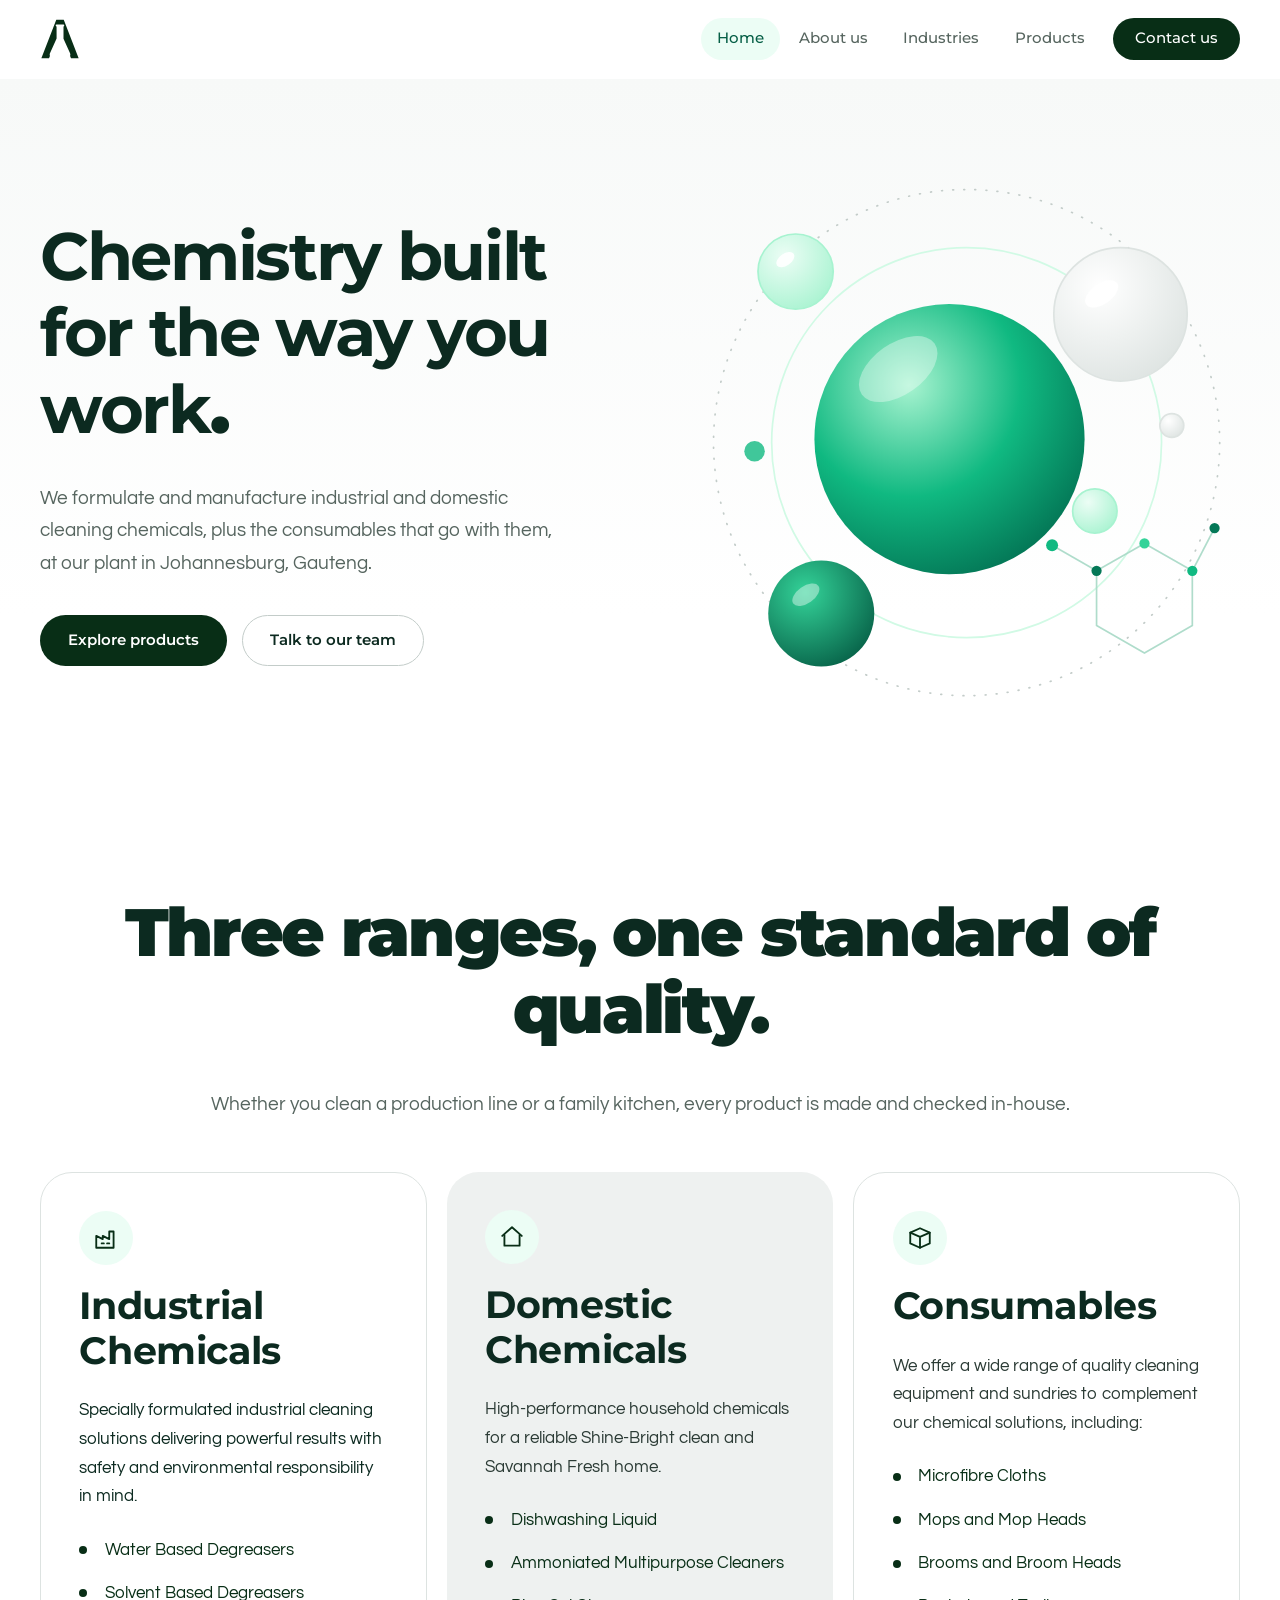
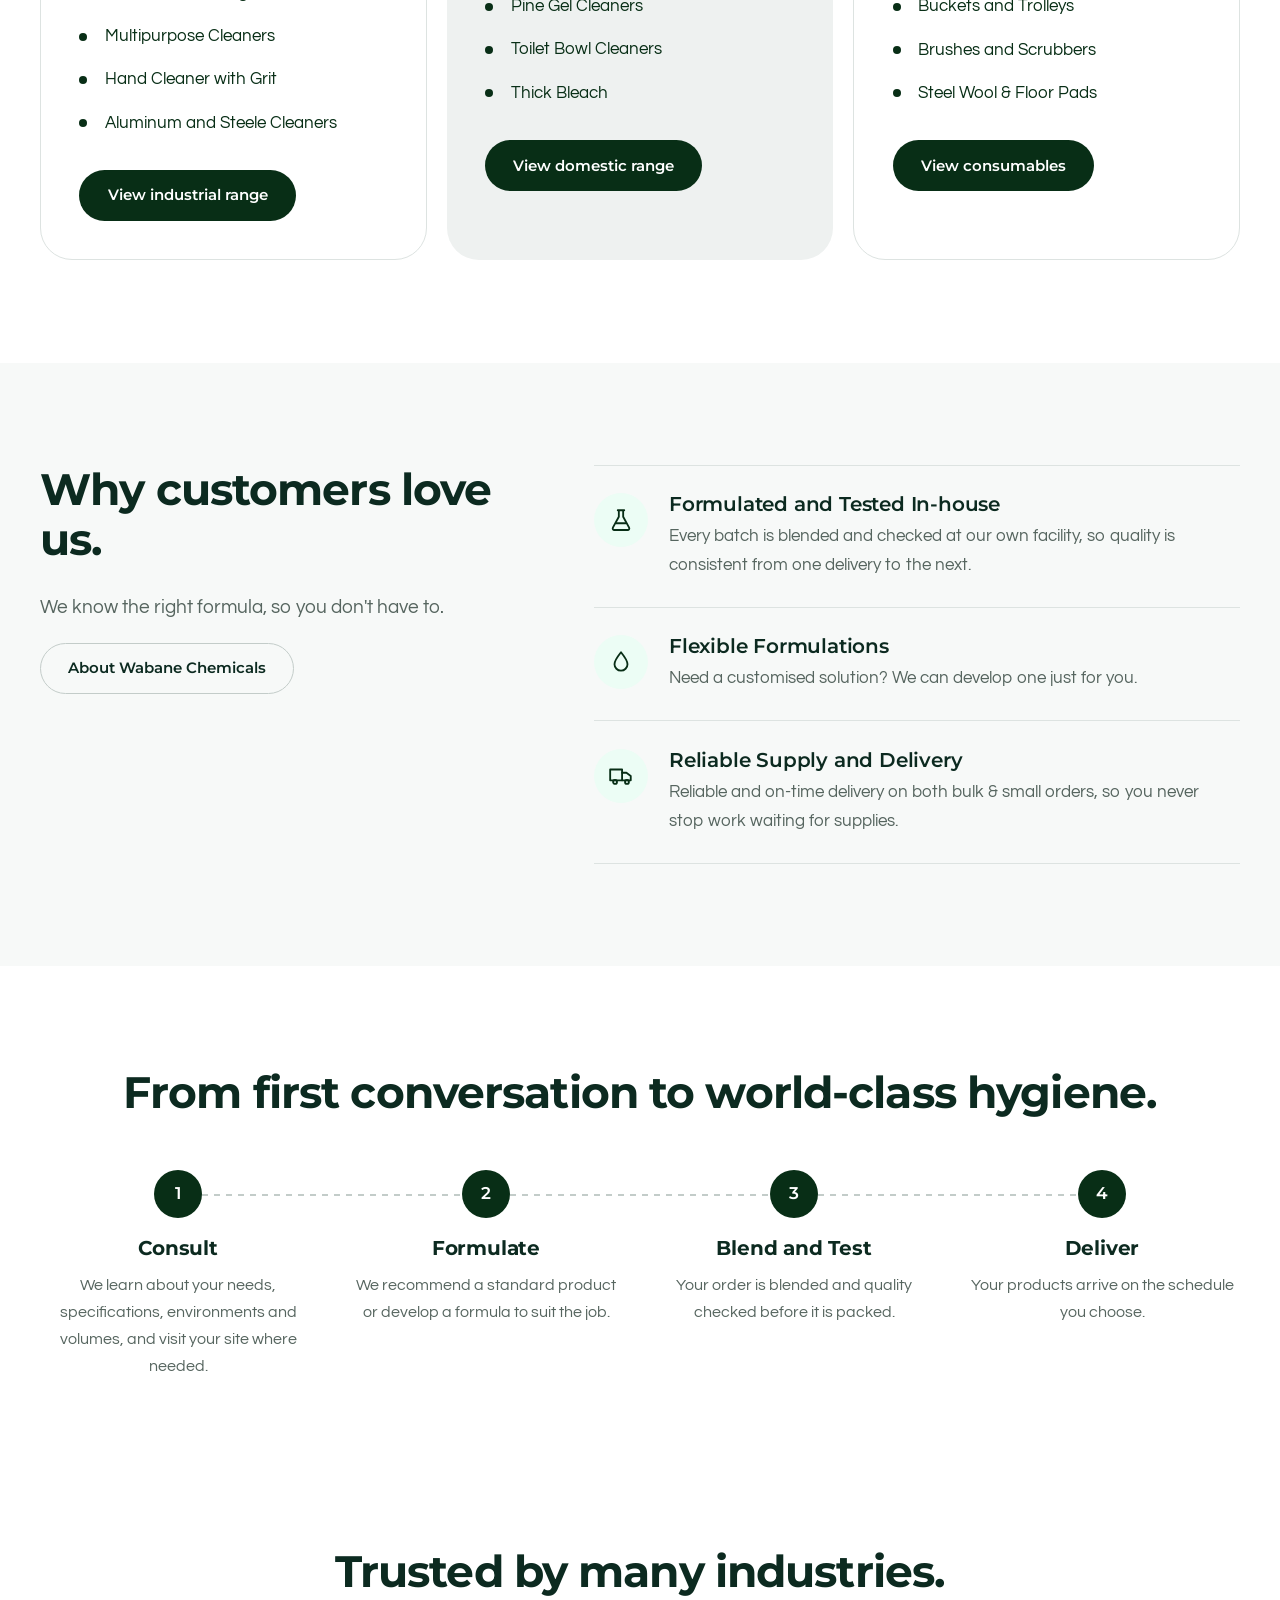
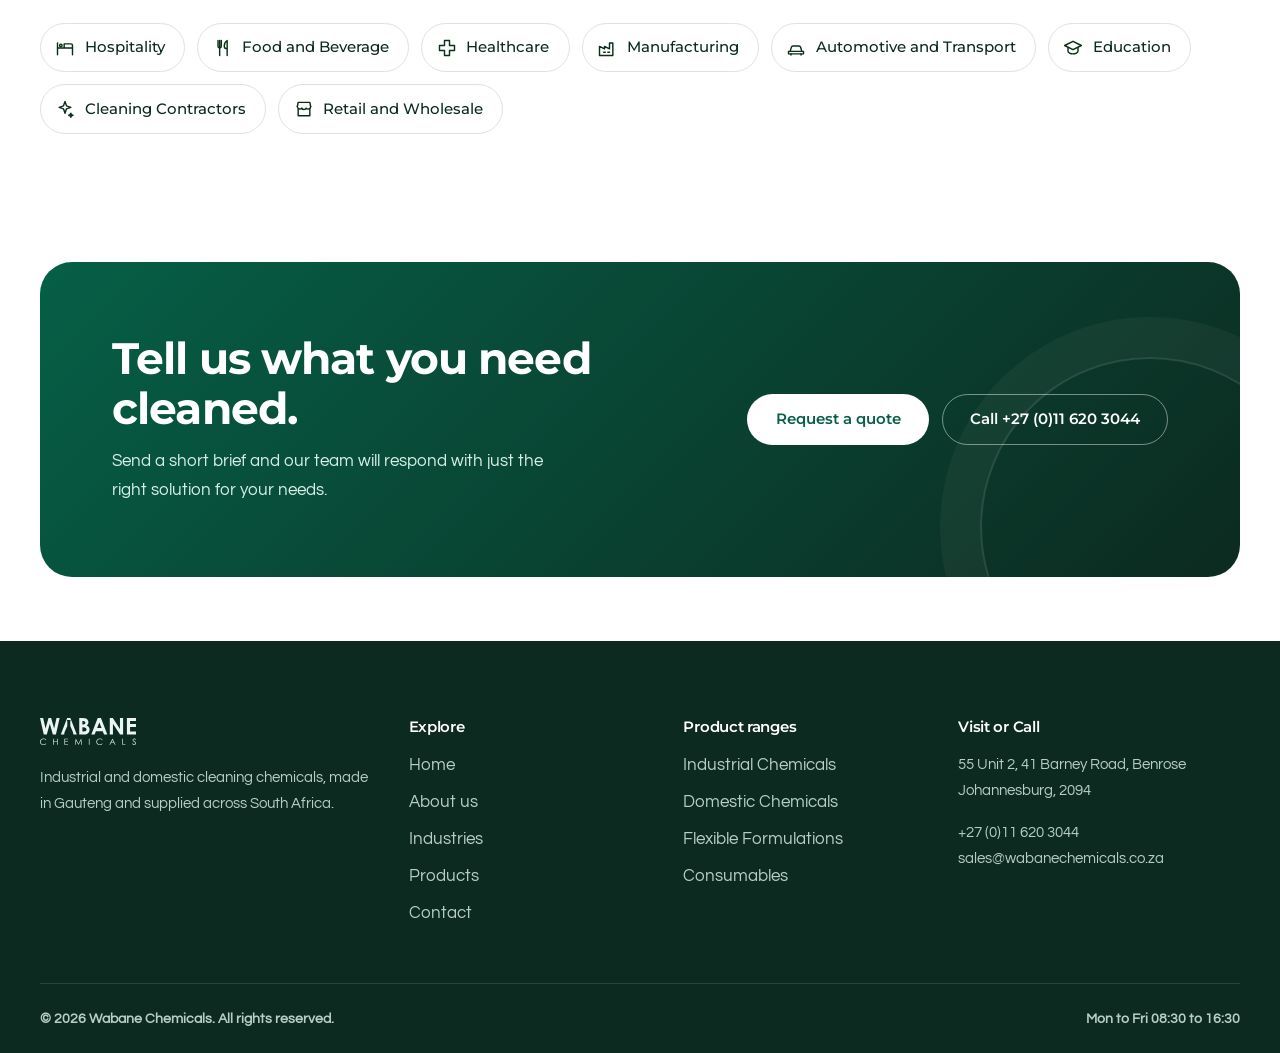
<file: index.html>
<!DOCTYPE html>
<html lang="en">
<head>
<meta charset="utf-8">
<meta name="viewport" content="width=device-width, initial-scale=1">

<meta name="description" content="Manufacturer of industrial and domestic cleaning chemicals and consumables in Etwatwa, Gauteng.">
<meta name="theme-color" content="#047857">
<link rel="icon" href="assets/img/Logo Icon.svg" type="image/svg+xml">
<link rel="preconnect" href="https://fonts.googleapis.com">
<link rel="preconnect" href="https://fonts.gstatic.com" crossorigin>
<link href="https://fonts.googleapis.com/css2?family=Montserrat:wght@400;500;600;700&family=Questrial&display=swap" rel="stylesheet">
<link rel="stylesheet" href="assets/css/style.css">
</head>
<body>
<a class="skip" href="#main">Skip to content</a>
<header class="site-header">
  <div class="wrap bar">
    <a class="brand" href="index.html" aria-label="Wabane Chemicals">
      <img src="assets/img/Logo Icon.svg" alt="Wabane Chemicals logo" class="brand-mark" width="40" height="40">

    </a>
    <button class="menu-btn" aria-expanded="false" aria-controls="site-nav" aria-label="Menu"><span></span></button>
    <nav class="nav" id="site-nav" aria-label="Main">
      <ul>
        <li><a href="index.html" aria-current="page">Home</a></li>
<li><a href="about.html">About us</a></li>
<li><a href="industries.html">Industries</a></li>
<li><a href="products.html">Products</a></li>
<li><a class="btn btn-primary" href="contact.html">Contact us</a></li>
      </ul>
    </nav>
  </div>
</header>
<main id="main">

<section class="hero">
  <div class="wrap hero-grid">
    <div>
      <h1 class="rise"><strong>Chemistry built for the way you work</strong>.</h1>
      <p class="lead rise">We formulate and manufacture industrial and domestic cleaning chemicals, plus the consumables that go with them, at our plant in Johannesburg, Gauteng.</p>
      <div class="hero-actions rise">
        <a class="btn btn-primary" href="products.html">Explore products</a>
        <a class="btn btn-ghost" href="contact.html">Talk to our team</a>
      </div>
    </div>
    <div class="rise"><svg class="hero-art" viewBox="0 0 640 640" aria-hidden="true">
  <defs>
    <radialGradient id="b1" cx="35%" cy="30%" r="75%"><stop offset="0" stop-color="#a7f3d0"/><stop offset=".55" stop-color="#10b981"/><stop offset="1" stop-color="#047857"/></radialGradient>
    <radialGradient id="b2" cx="35%" cy="30%" r="80%"><stop offset="0" stop-color="#ffffff"/><stop offset="1" stop-color="#dde3e1"/></radialGradient>
    <radialGradient id="b3" cx="35%" cy="30%" r="80%"><stop offset="0" stop-color="#ecfdf5"/><stop offset="1" stop-color="#a7f3d0"/></radialGradient>
    <radialGradient id="b4" cx="35%" cy="30%" r="80%"><stop offset="0" stop-color="#34d399"/><stop offset="1" stop-color="#065f46"/></radialGradient>
  </defs>
  <circle cx="320" cy="320" r="296" fill="none" stroke="#c3ccc9" stroke-width="2" stroke-dasharray="1 12" stroke-linecap="round"/>
  <circle cx="320" cy="320" r="228" fill="none" stroke="#d1fae5" stroke-width="2"/>
  <g stroke="#a7d9c6" stroke-width="2" fill="none" opacity=".9">
    <polygon points="472,470 528,438 584,470 584,534 528,566 472,534"/>
    <line x1="472" y1="470" x2="420" y2="440"/>
    <line x1="584" y1="470" x2="610" y2="420"/>
  </g>
  <g class="float"><circle cx="300" cy="316" r="158" fill="url(#b1)"/><ellipse cx="240" cy="234" rx="52" ry="30" transform="rotate(-35 240 234)" fill="#fff" opacity=".35"/></g>
  <g class="float b"><circle cx="500" cy="170" r="78" fill="url(#b2)" stroke="#dde3e1" stroke-width="2"/><ellipse cx="478" cy="146" rx="22" ry="12" transform="rotate(-35 478 146)" fill="#fff"/></g>
  <g class="float c"><circle cx="120" cy="120" r="44" fill="url(#b3)" stroke="#a7f3d0" stroke-width="2"/><ellipse cx="108" cy="106" rx="12" ry="7" transform="rotate(-35 108 106)" fill="#fff" opacity=".9"/></g>
  <g class="float d"><circle cx="150" cy="520" r="62" fill="url(#b4)"/><ellipse cx="132" cy="498" rx="18" ry="10" transform="rotate(-35 132 498)" fill="#fff" opacity=".4"/></g>
  <g class="float c"><circle cx="470" cy="400" r="26" fill="url(#b3)" stroke="#a7f3d0" stroke-width="2"/></g>
  <g class="float b"><circle cx="560" cy="300" r="14" fill="url(#b2)" stroke="#dde3e1" stroke-width="2"/></g>
  <g class="float"><circle cx="72" cy="330" r="12" fill="#10b981" opacity=".8"/></g>
  <circle cx="420" cy="440" r="7" fill="#10b981"/><circle cx="472" cy="470" r="6" fill="#047857"/><circle cx="528" cy="438" r="6" fill="#34d399"/><circle cx="584" cy="470" r="6" fill="#10b981"/><circle cx="610" cy="420" r="6" fill="#047857"/>
</svg></div>
  </div>
</section>

<section class="section">
  <div class="wrap">
    <div class="section-head">
      <h1 class="ranges-title">Three ranges, one standard of quality.</h1>
      <p class="lead ranges-description">Whether you clean a production line or a family kitchen, every product is made and checked in-house.</p>
    </div>
    <div class="ranges">
      <article class="range range-ind">
        <span class="ico-wrap"><svg class="ico" viewBox="0 0 24 24" aria-hidden="true"><path d="M3 21V10l6 3V10l6 3V6h4v15z"/><path d="M8 17h2M13 17h2"/></svg></span>
        <h3><strong>Industrial Chemicals</strong></h3>
        <p class="range-copy">Specially formulated industrial cleaning solutions delivering powerful results with safety and environmental responsibility in mind.</p>
        <ul>
          <li class="range-copy">Water Based Degreasers</li>
          <li class="range-copy">Solvent Based Degreasers</li>
          <li class="range-copy">Multipurpose Cleaners</li>
          <li class="range-copy">Hand Cleaner with Grit</li>
          <li class="range-copy">Aluminum and Steele Cleaners</li>
        </ul>
        <a class="btn btn-primary" href="products.html#industrial">View industrial range</a>
      </article>
      <article class="range range-dom">
        <span class="ico-wrap"><svg class="ico" viewBox="0 0 24 24" aria-hidden="true"><path d="M3 11l9-8 9 8"/><path d="M5 10v10h14V10"/></svg></span>
        <h3><strong>Domestic Chemicals</strong></h3>
        <p class="range-copy">High-performance household chemicals for a reliable Shine-Bright clean and Savannah Fresh home.</p>
        <ul>
          <li class="range-copy">Dishwashing Liquid</li>
          <li class="range-copy">Ammoniated Multipurpose Cleaners</li>
          <li class="range-copy">Pine Gel Cleaners</li>
          <li class="range-copy">Toilet Bowl Cleaners</li>
          <li class="range-copy">Thick Bleach</li>
        </ul>
        <a class="btn btn-primary" href="products.html#domestic">View domestic range</a>
      </article>
      <article class="range range-con">
        <span class="ico-wrap"><svg class="ico" viewBox="0 0 24 24" aria-hidden="true"><path d="M3 7l9-4 9 4v10l-9 4-9-4z"/><path d="M3 7l9 4 9-4M12 11v10"/></svg></span>
        <h3><strong>Consumables</strong></h3>
        <p class="range-copy">We offer a wide range of quality cleaning equipment and sundries to complement our chemical solutions, including:</p>
        <ul>
          <li class="range-copy">Microfibre Cloths</li>
          <li class="range-copy">Mops and Mop Heads</li>
          <li class="range-copy">Brooms and Broom Heads</li>
          <li class="range-copy">Buckets and Trolleys</li>
          <li class="range-copy">Brushes and Scrubbers</li>
          <li class="range-copy">Steel Wool & Floor Pads</li>
        </ul>
        <a class="btn btn-primary" href="products.html#consumables">View consumables</a>
      </article>
    </div>
  </div>
</section>

<section class="section bg-grey">
  <div class="wrap split">
    <div class="split-sticky">
      <h2><strong>Why customers love us.</strong></h2>
      <p class="lead">We know the right formula, so you don't have to.</p>
      <a class="btn btn-ghost" href="about.html">About Wabane Chemicals</a>
    </div>
    <ul class="rows">
      <li><span class="ico-wrap"><svg class="ico" viewBox="0 0 24 24" aria-hidden="true"><path d="M9 3h6M10 3v6L4.5 19a1.5 1.5 0 0 0 1.3 2.2h12.4a1.5 1.5 0 0 0 1.3-2.2L14 9V3"/><path d="M7.5 15h9"/></svg></span><div><h3>Formulated and Tested In-house</h3><p>Every batch is blended and checked at our own facility, so quality is consistent from one delivery to the next.</p></div></li>
      <li><span class="ico-wrap"><svg class="ico" viewBox="0 0 24 24" aria-hidden="true"><path d="M12 3c4 5 6 8 6 11a6 6 0 0 1-12 0c0-3 2-6 6-11z"/></svg></span><div><h3>Flexible Formulations</h3><p>Need a customised solution? We can develop one just for you.</p></div></li>
      <li><span class="ico-wrap"><svg class="ico" viewBox="0 0 24 24" aria-hidden="true"><path d="M2 6h11v10H2z"/><path d="M13 9h4l4 3v4h-8"/><circle cx="6.5" cy="17.5" r="1.8"/><circle cx="17.5" cy="17.5" r="1.8"/></svg></span><div><h3>Reliable Supply and Delivery</h3><p>Reliable and on-time delivery on both bulk & small orders, so you never stop work waiting for supplies.</p></div></li>
    </ul>
  </div>
</section>

<section class="section">
  <div class="wrap">
    <div class="section-head">
      <h2><strong>From first conversation to world-class hygiene.</strong></h2>
    </div>
    <ol class="steps">
      <li><h3><strong>Consult</strong></h3><p>We learn about your needs, specifications, environments and volumes, and visit your site where needed.</p></li>
      <li><h3><strong>Formulate</strong></h3><p>We recommend a standard product or develop a formula to suit the job.</p></li>
      <li><h3><strong>Blend and Test</strong></h3><p>Your order is blended and quality checked before it is packed.</p></li>
      <li><h3><strong>Deliver</strong></h3><p>Your products arrive on the schedule you choose.</p></li>
    </ol>
  </div>
</section>

<section class="section-tight">
  <div class="wrap">
    <div class="section-head" style="margin-bottom:1.6rem">
      <h2><strong>Trusted by many industries.</strong></h2>
    </div>
    <div class="pills">
      <a class="pill" href="industries.html"><svg class="ico" viewBox="0 0 24 24" aria-hidden="true"><path d="M3 20V6M3 12h18v8M21 12V9a2 2 0 0 0-2-2h-8v5"/><circle cx="7" cy="9" r="1.5"/></svg>Hospitality</a>
      <a class="pill" href="industries.html"><svg class="ico" viewBox="0 0 24 24" aria-hidden="true"><path d="M6 3v7a2 2 0 0 0 4 0V3M8 3v18M17 21V3c-2.5 1.5-3.5 4-3.5 7 0 2 1 3 3.5 3"/></svg>Food and Beverage</a>
      <a class="pill" href="industries.html"><svg class="ico" viewBox="0 0 24 24" aria-hidden="true"><path d="M9 3h6v6h6v6h-6v6H9v-6H3V9h6z"/></svg>Healthcare</a>
      <a class="pill" href="industries.html"><svg class="ico" viewBox="0 0 24 24" aria-hidden="true"><path d="M3 21V10l6 3V10l6 3V6h4v15z"/><path d="M8 17h2M13 17h2"/></svg>Manufacturing</a>
      <a class="pill" href="industries.html"><svg class="ico" viewBox="0 0 24 24" aria-hidden="true"><path d="M5 16l1.5-5a2 2 0 0 1 1.9-1.4h7.2a2 2 0 0 1 1.9 1.4L19 16"/><path d="M3 16h18v3H3z"/><path d="M6 19v1.5M18 19v1.5"/></svg>Automotive and Transport</a>
      <a class="pill" href="industries.html"><svg class="ico" viewBox="0 0 24 24" aria-hidden="true"><path d="M2 9l10-5 10 5-10 5z"/><path d="M6 11.5V16c0 1.5 3 3 6 3s6-1.5 6-3v-4.5"/></svg>Education</a>
      <a class="pill" href="industries.html"><svg class="ico" viewBox="0 0 24 24" aria-hidden="true"><path d="M12 3l1.8 5.2L19 10l-5.2 1.8L12 17l-1.8-5.2L5 10l5.2-1.8z"/><path d="M19 17l.7 1.8L21.5 19.5l-1.8.7L19 22l-.7-1.8-1.8-.7 1.8-.7z"/></svg>Cleaning Contractors</a>
      <a class="pill" href="industries.html"><svg class="ico" viewBox="0 0 24 24" aria-hidden="true"><path d="M4 9l1-5h14l1 5"/><path d="M4 9a3 3 0 0 0 5.3 1.9A3 3 0 0 0 14.7 11 3 3 0 0 0 20 9"/><path d="M5 12v8h14v-8"/></svg>Retail and Wholesale</a>
    </div>
  </div>
</section>

<section class="section-tight">
  <div class="wrap">
    <div class="cta">
      <div>
        <h2><strong>Tell us what you need cleaned.</strong></h2>
        <p>Send a short brief and our team will respond with just the right solution for your needs.</p>
      </div>
      <div class="cta-actions">
        <a class="btn btn-light" href="contact.html">Request a quote</a>
        <a class="btn btn-outline-light" href="tel:+27116203044">Call +27 (0)11 620 3044</a>
      </div>
    </div>
  </div>
</section>

</main>
<footer class="site-footer">
  <div class="wrap footer-grid">
    <div>
      <a class="brand" href="index.html" aria-label="Wabane Chemicals home">
        <img src="assets/img/Logo Proposal.svg" alt="Wabane Chemicals logo" class="brand-mark" width="96" height="96">
      </a>
      <p style="margin-top:1.2rem; font-weight:400">Industrial and domestic cleaning chemicals, made in Gauteng and supplied across South Africa.</p>
    </div>
    <div>
      <h4>Explore</h4>
      <ul>
        <li class="range-copy"><a href="index.html">Home</a></li>
        <li class="range-copy"><a href="about.html">About us</a></li>
        <li class="range-copy"><a href="industries.html">Industries</a></li>
        <li class="range-copy"><a href="products.html">Products</a></li>
        <li class="range-copy"><a href="contact.html">Contact</a></li>
      </ul>
    </div>
    <div>
      <h4>Product ranges</h4>
      <ul>
        <li class="range-copy"><a href="products.html#industrial">Industrial Chemicals</a></li>
        <li class="range-copy"><a href="products.html#domestic">Domestic Chemicals</a></li>
        <li class="range-copy"><a href="contact.html?type=Flexible+Formulations">Flexible Formulations</a></li>
        <li class="range-copy"><a href="products.html#consumables">Consumables</a></li>
      </ul>
    </div>
    <div>
      <h4>Visit or Call</h4>
      <p class="lead" style="font-weight:400; color:#b8cec5">55 Unit 2, 41 Barney Road, Benrose<br>Johannesburg, 2094</p>
      <p class="lead" style="font-weight:400; color:#b8cec5"><a href="tel:+27116203044">+27 (0)11 620 3044</a><br><a href="mailto:sales@wabanechemicals.co.za">sales@wabanechemicals.co.za</a></p>
    </div>
  </div>
  <div class="wrap footer-bottom">
    <span>&copy; <span id="year">2026</span> Wabane Chemicals. All rights reserved.</span>
    <span>Mon to Fri 08:30 to 16:30</span>
  </div>
</footer>
<script src="assets/js/main.js" defer></script>
</body>
</html>
</file>
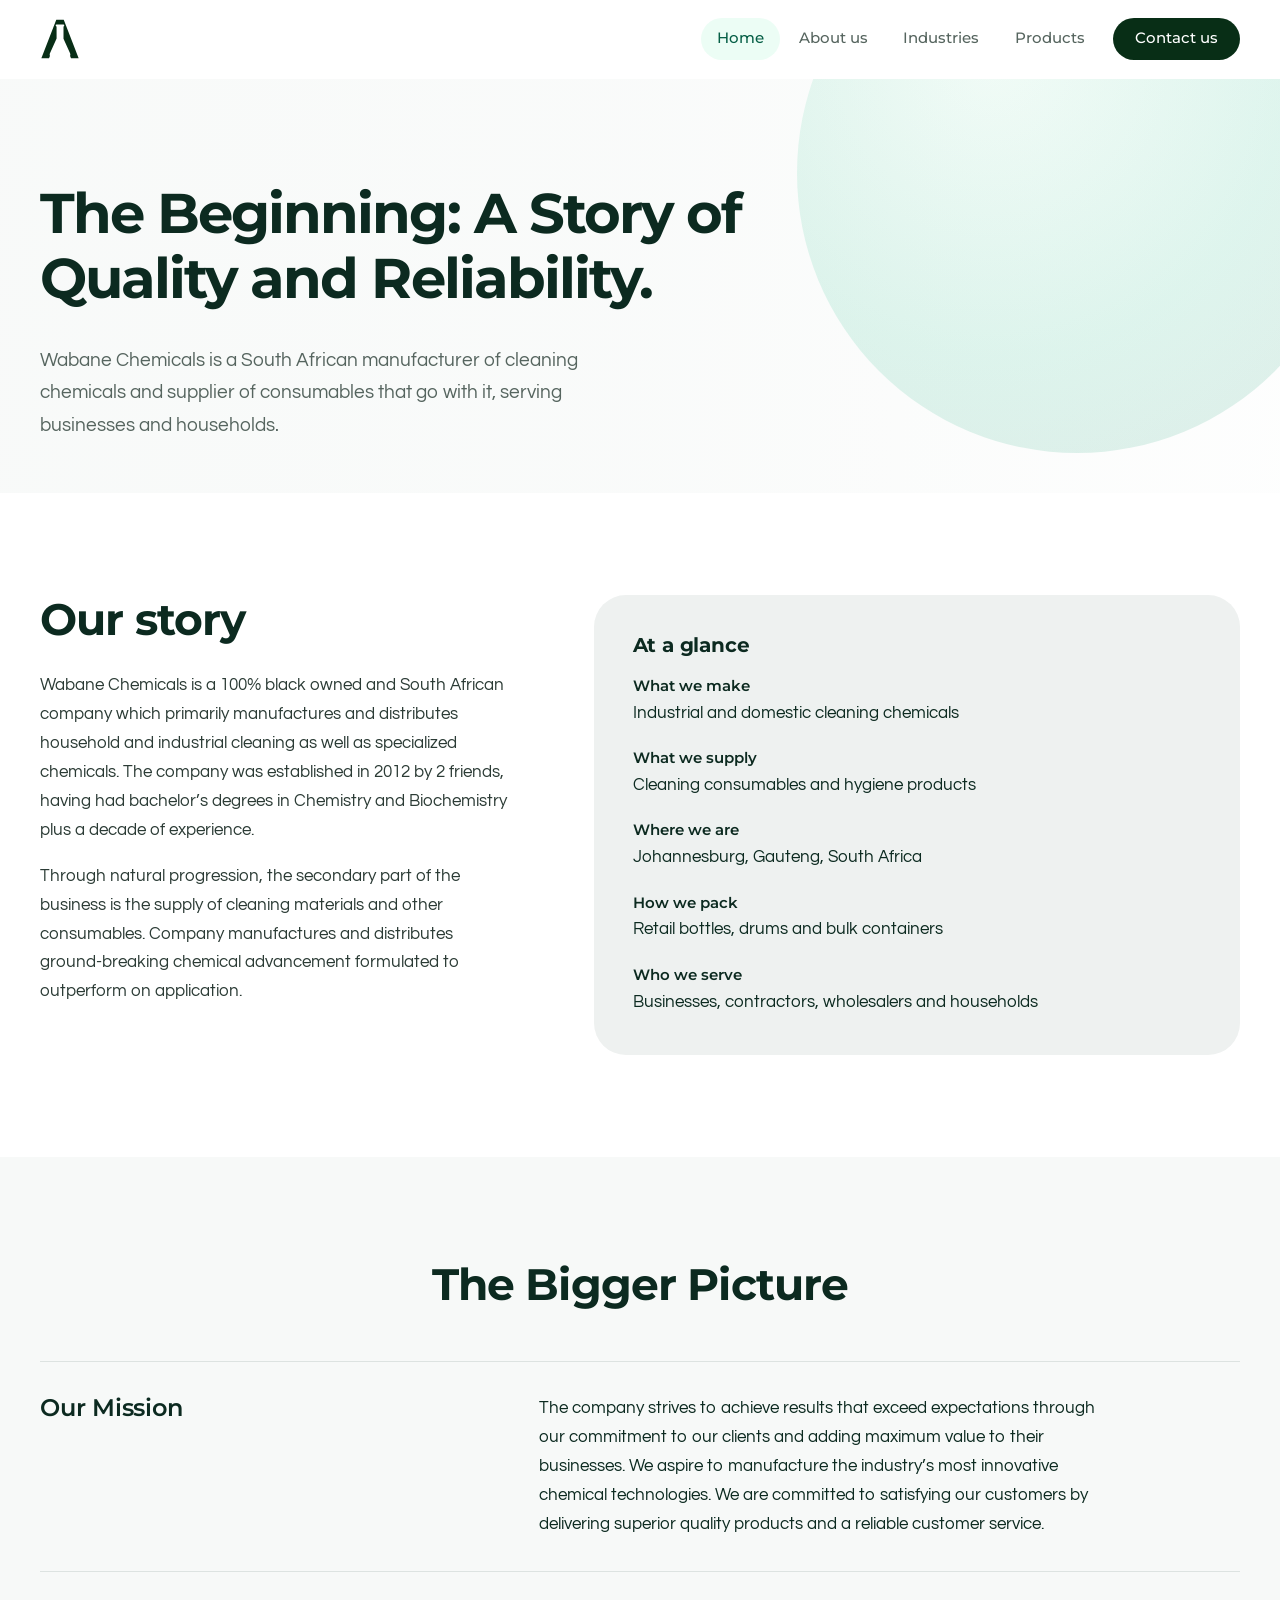
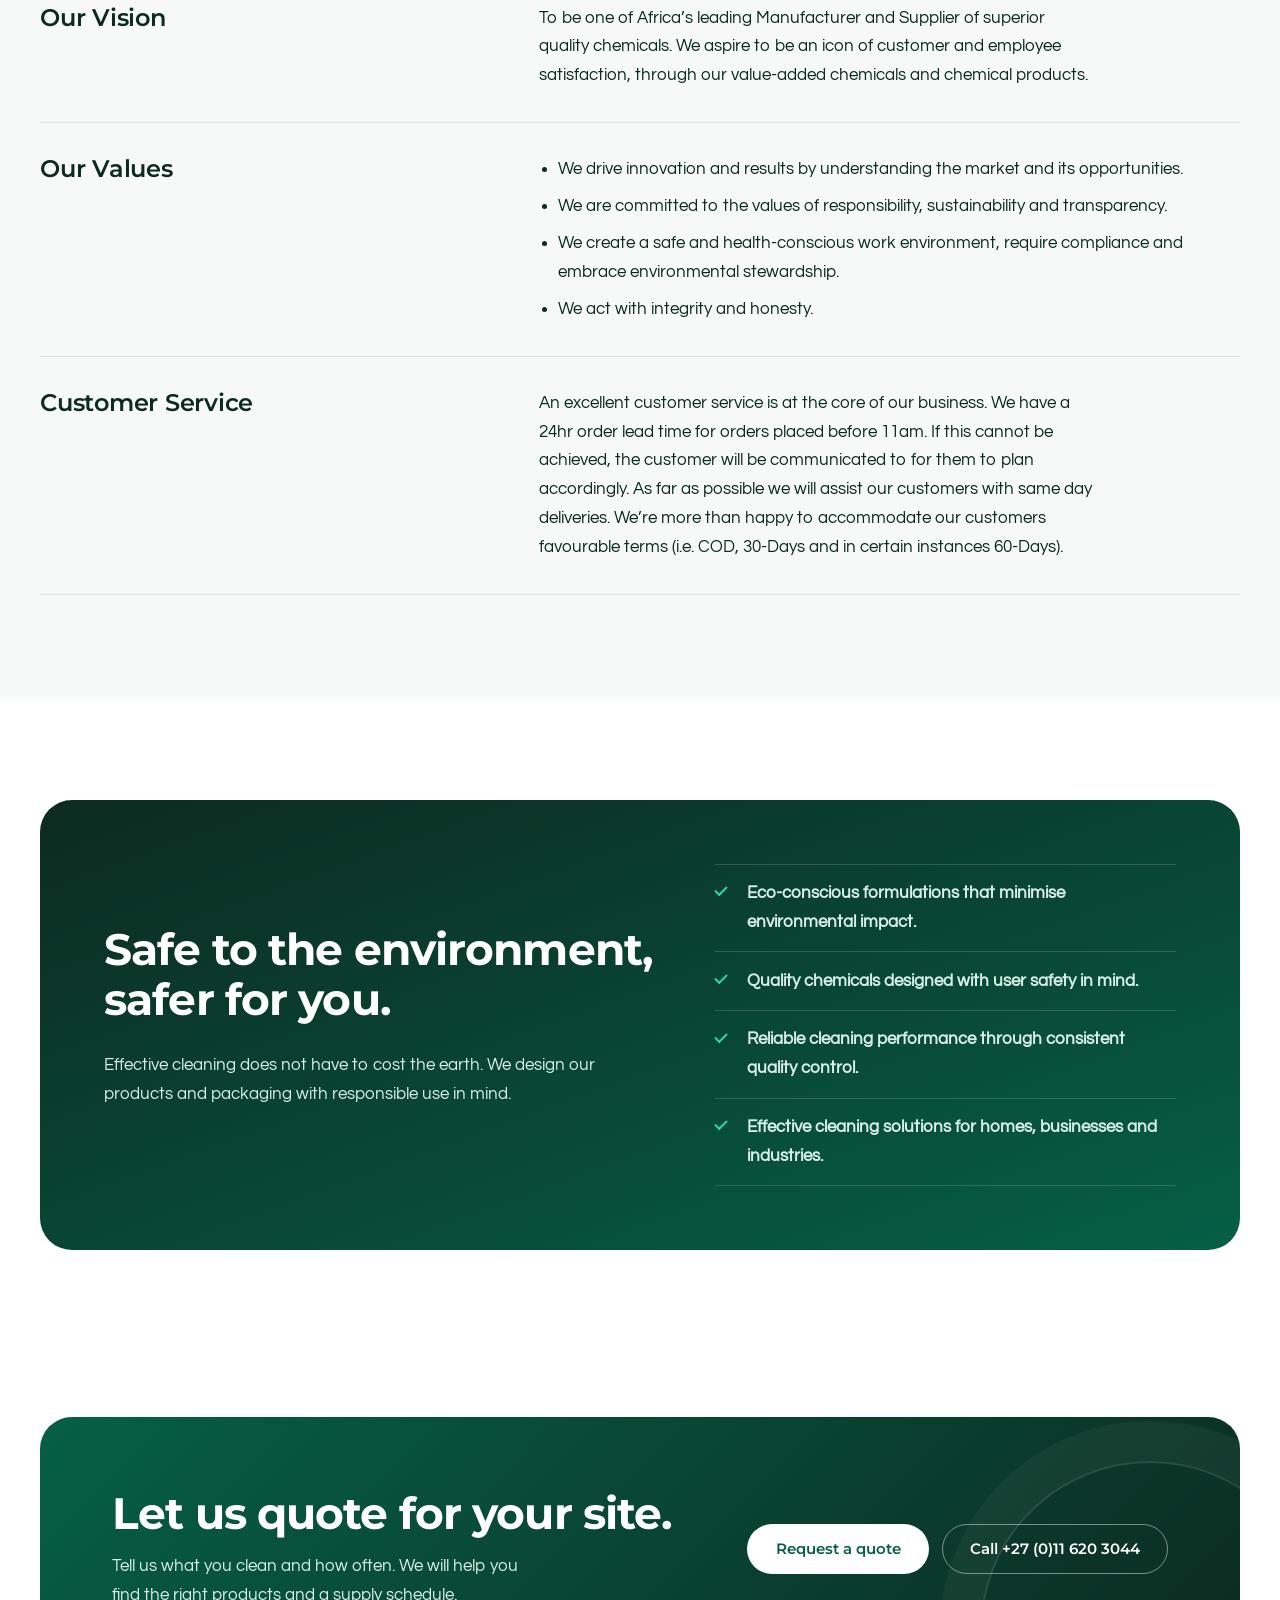
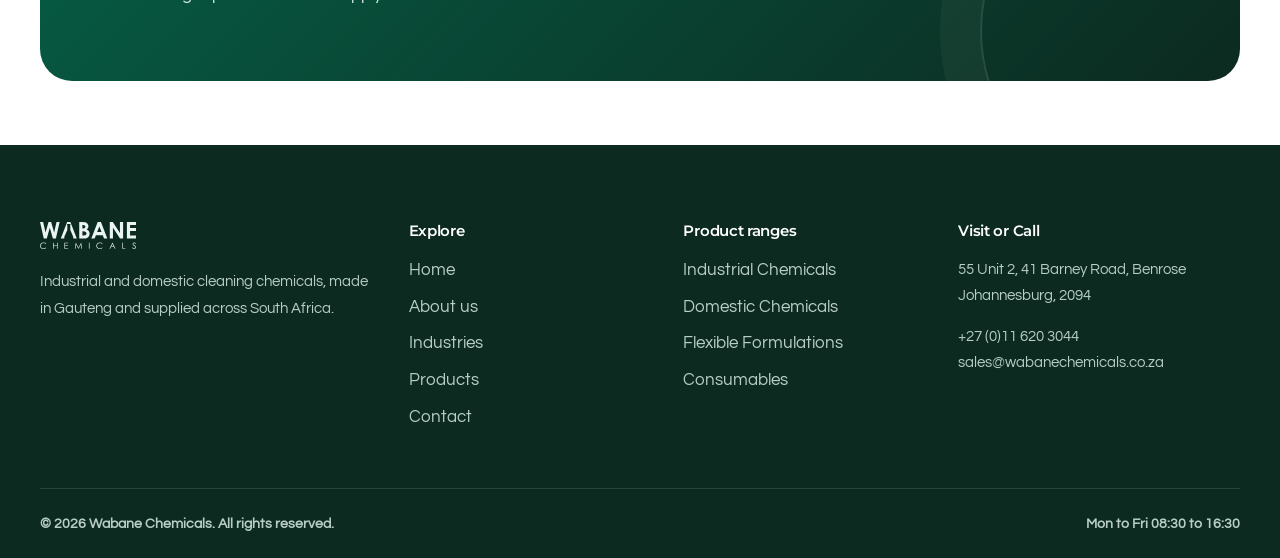
<file: about.html>
<!DOCTYPE html>
<html lang="en">
<head>
<meta charset="utf-8">
<meta name="viewport" content="width=device-width, initial-scale=1">

<meta name="description" content="Manufacturer of industrial and domestic cleaning chemicals and consumables in Etwatwa, Gauteng.">
<meta name="theme-color" content="#047857">
<link rel="icon" href="assets/img/Logo Icon.svg" type="image/svg+xml">
<link rel="preconnect" href="https://fonts.googleapis.com">
<link rel="preconnect" href="https://fonts.gstatic.com" crossorigin>
<link href="https://fonts.googleapis.com/css2?family=Montserrat:wght@400;500;600;700&family=Questrial&display=swap" rel="stylesheet">
<link rel="stylesheet" href="assets/css/style.css">
</head>
<body>
<a class="skip" href="#main">Skip to content</a>
<header class="site-header">
  <div class="wrap bar">
    <a class="brand" href="index.html" aria-label="Wabane Chemicals">
      <img src="assets/img/Logo Icon.svg" alt="Wabane Chemicals logo" class="brand-mark" width="40" height="40">

    </a>
    <button class="menu-btn" aria-expanded="false" aria-controls="site-nav" aria-label="Menu"><span></span></button>
    <nav class="nav" id="site-nav" aria-label="Main">
      <ul>
        <li><a href="index.html" aria-current="page">Home</a></li>
<li><a href="about.html">About us</a></li>
<li><a href="industries.html">Industries</a></li>
<li><a href="products.html">Products</a></li>
<li><a class="btn btn-primary" href="contact.html">Contact us</a></li>
      </ul>
    </nav>
  </div>
</header>
<main id="main">

<section class="page-hero about-hero">
  <div class="wrap">
    <h1><strong>The Beginning: A Story of Quality and Reliability.</strong></h1>
    <p class="lead">Wabane Chemicals is a South African manufacturer of cleaning chemicals and supplier of consumables that go with it, serving businesses and households.</p>
  </div>
</section>

<section class="section">
  <div class="wrap split">
    <div>
      <h2><strong>Our story</strong></h2>
      <p>Wabane Chemicals is a 100% black owned and South African company which primarily manufactures and distributes household and industrial cleaning as well as specialized chemicals. The company was established in 2012 by 2 friends, having had bachelor’s degrees in Chemistry and Biochemistry plus a decade of experience.</p>
      <p>Through natural progression, the secondary part of the business is the supply of cleaning materials and other consumables. Company manufactures and distributes ground-breaking chemical advancement formulated to outperform on application.</p>
    </div>
    <aside class="facts">
      <h3><strong>At a glance</strong></h3>
      <dl>
        <dt>What we make</dt><dd>Industrial and domestic cleaning chemicals</dd>
        <dt>What we supply</dt><dd>Cleaning consumables and hygiene products</dd>
        <dt>Where we are</dt><dd>Johannesburg, Gauteng, South Africa</dd>
        <dt>How we pack</dt><dd>Retail bottles, drums and bulk containers</dd>
        <dt>Who we serve</dt><dd>Businesses, contractors, wholesalers and households</dd>
      </dl>
    </aside>
  </div>
</section>

<section class="section bg-grey">
  <div class="wrap">
    <div class="section-head"><h2><strong>The Bigger Picture</strong></h2></div>
    <div class="values">
      <div class="value"><h3>Our Mission</h3><p>The company strives to achieve results that exceed expectations through our commitment to our clients and adding maximum value to their businesses. We aspire to manufacture the industry’s most innovative chemical technologies.  We are committed to satisfying our customers by delivering superior quality products and a reliable customer service.</p></div>
      <div class="value"><h3>Our Vision</h3><p>To be one of Africa’s leading Manufacturer and Supplier of superior quality chemicals. We aspire to be an icon of customer and employee satisfaction, through our value-added chemicals and chemical products.</p></div>
      <div class="value">
        <h3>Our Values</h3>
        <ul class="value-list">
          <li>We drive innovation and results by understanding the market and its opportunities.</li>
          <li>We are committed to the values of responsibility, sustainability and transparency.</li>
          <li>We create a safe and health-conscious work environment, require compliance and embrace environmental stewardship.</li>
          <li>We act with integrity and honesty.</li>
        </ul>
      </div>
      <div class="value"><h3>Customer Service</h3><p>An excellent customer service is at the core of our business. We have a 24hr order lead time for orders placed before 11am. If this cannot be achieved, the customer will be communicated to for them to plan accordingly. As far as possible we will assist our customers with same day deliveries. We’re more than happy to accommodate our customers favourable terms (i.e. COD, 30-Days and in certain instances 60-Days).</p></div>
    </div>
  </div>
</section>

<section class="section">
  <div class="wrap">
    <div class="dark-panel">
      <div>
        <h2><strong>Safe to the environment, safer for you.</strong></h2>
        <p>Effective cleaning does not have to cost the earth. We design our products and packaging with responsible use in mind.</p>
      </div>
      <ul>
        <li>Eco-conscious formulations that minimise environmental impact.</li>
        <li>Quality chemicals designed with user safety in mind.</li>
        <li>Reliable cleaning performance through consistent quality control.</li>
        <li>Effective cleaning solutions for homes, businesses and industries.</li>
      </ul>
    </div>
  </div>
</section>

<section class="section-tight">
  <div class="wrap">
    <div class="cta">
      <div>
        <h2><strong>Let us quote for your site.</strong></h2>
        <p>Tell us what you clean and how often. We will help you find the right products and a supply schedule.</p>
      </div>
      <div class="cta-actions">
        <a class="btn btn-light" href="contact.html">Request a quote</a>
        <a class="btn btn-outline-light" href="tel:+27116203044">Call +27 (0)11 620 3044</a>
      </div>
    </div>
  </div>
</section>

</main>
<footer class="site-footer">
  <div class="wrap footer-grid">
    <div>
      <a class="brand" href="index.html" aria-label="Wabane Chemicals home">
        <img src="assets/img/Logo Proposal.svg" alt="Wabane Chemicals logo" class="brand-mark" width="96" height="96">
      </a>
      <p style="margin-top:1.2rem; font-weight:400">Industrial and domestic cleaning chemicals, made in Gauteng and supplied across South Africa.</p>
    </div>
    <div>
      <h4>Explore</h4>
      <ul>
        <li class="range-copy"><a href="index.html">Home</a></li>
        <li class="range-copy"><a href="about.html">About us</a></li>
        <li class="range-copy"><a href="industries.html">Industries</a></li>
        <li class="range-copy"><a href="products.html">Products</a></li>
        <li class="range-copy"><a href="contact.html">Contact</a></li>
      </ul>
    </div>
    <div>
      <h4>Product ranges</h4>
      <ul>
        <li class="range-copy"><a href="products.html#industrial">Industrial Chemicals</a></li>
        <li class="range-copy"><a href="products.html#domestic">Domestic Chemicals</a></li>
        <li class="range-copy"><a href="contact.html?type=Flexible+Formulations">Flexible Formulations</a></li>
        <li class="range-copy"><a href="products.html#consumables">Consumables</a></li>
      </ul>
    </div>
    <div>
      <h4>Visit or Call</h4>
      <p class="lead" style="font-weight:400; color:#b8cec5">55 Unit 2, 41 Barney Road, Benrose<br>Johannesburg, 2094</p>
      <p class="lead" style="font-weight:400; color:#b8cec5"><a href="tel:+27116203044">+27 (0)11 620 3044</a><br><a href="mailto:sales@wabanechemicals.co.za">sales@wabanechemicals.co.za</a></p>
    </div>
  </div>
  <div class="wrap footer-bottom">
    <span>&copy; <span id="year">2026</span> Wabane Chemicals. All rights reserved.</span>
    <span>Mon to Fri 08:30 to 16:30</span>
  </div>
</footer>
<script src="assets/js/main.js" defer></script>
</body>
</html>
</file>
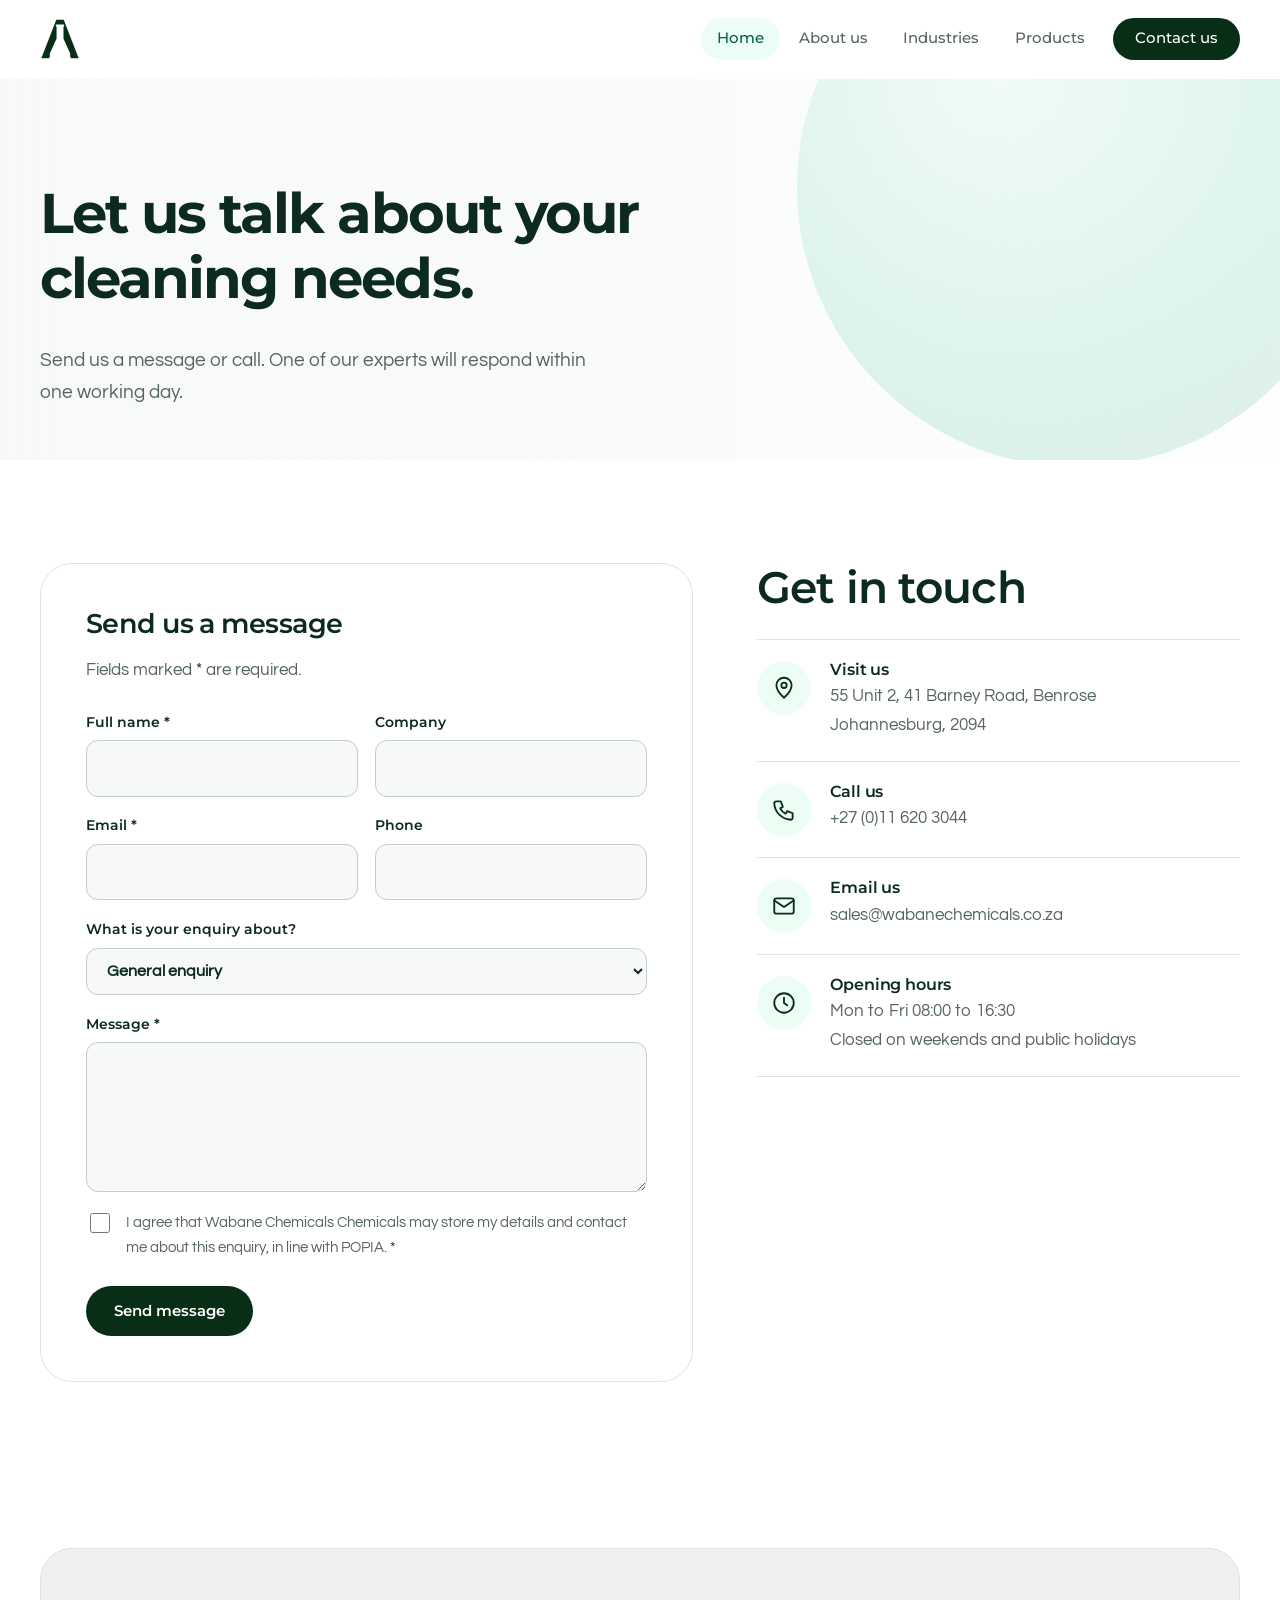
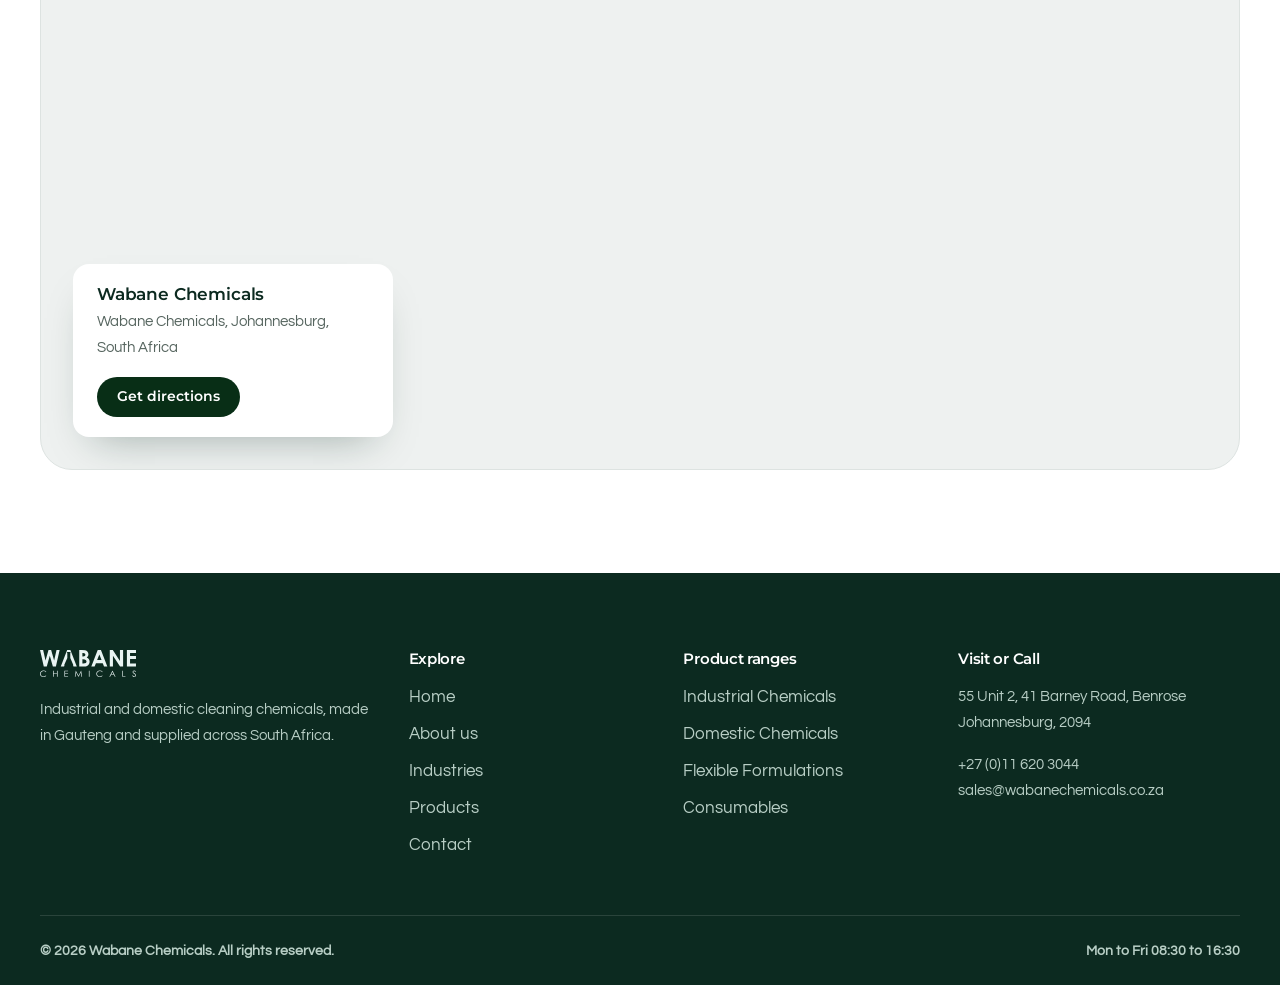
<file: contact.html>
<!DOCTYPE html>
<html lang="en">
<head>
<meta charset="utf-8">
<meta name="viewport" content="width=device-width, initial-scale=1">

<meta name="description" content="Manufacturer of industrial and domestic cleaning chemicals and consumables in Etwatwa, Gauteng.">
<meta name="theme-color" content="#047857">
<link rel="icon" href="assets/img/Logo Icon.svg" type="image/svg+xml">
<link rel="preconnect" href="https://fonts.googleapis.com">
<link rel="preconnect" href="https://fonts.gstatic.com" crossorigin>
<link href="https://fonts.googleapis.com/css2?family=Montserrat:wght@400;500;600;700&family=Questrial&display=swap" rel="stylesheet">
<link rel="stylesheet" href="assets/css/style.css">
</head>
<body>
<a class="skip" href="#main">Skip to content</a>
<header class="site-header">
  <div class="wrap bar">
    <a class="brand" href="index.html" aria-label="Wabane Chemicals">
      <img src="assets/img/Logo Icon.svg" alt="Wabane Chemicals logo" class="brand-mark" width="40" height="40">

    </a>
    <button class="menu-btn" aria-expanded="false" aria-controls="site-nav" aria-label="Menu"><span></span></button>
    <nav class="nav" id="site-nav" aria-label="Main">
      <ul>
        <li><a href="index.html" aria-current="page">Home</a></li>
<li><a href="about.html">About us</a></li>
<li><a href="industries.html">Industries</a></li>
<li><a href="products.html">Products</a></li>
<li><a class="btn btn-primary" href="contact.html">Contact us</a></li>
      </ul>
    </nav>
  </div>
</header>
<main id="main">

<section class="page-hero contact-hero">
  <div class="wrap">
    <h1><strong>Let us talk about your cleaning needs.</strong></h1>
    <p class="lead">Send us a message or call. One of our experts will respond within one working day.</p>
  </div>
</section>

<section class="section">
  <div class="wrap contact-grid">
    <div class="form-card" id="form">
      <h2>Send us a message</h2>
      <p class="muted" style="margin:0">Fields marked <span class="req">*</span> are required.</p>
      <form id="contact-form" action="contact.php" method="post" novalidate>
        <div class="form-grid">
          <div class="field"><label for="name">Full name <span class="req">*</span></label><input id="name" name="name" type="text" autocomplete="name" required minlength="2" maxlength="80" inputmode="text" pattern="[A-Za-zÀ-ÖØ-öø-ÿ' .-]{2,80}"></div>
          <div class="field"><label for="company">Company</label><input id="company" name="company" type="text" autocomplete="organization" maxlength="100" inputmode="text" pattern="[A-Za-z0-9À-ÖØ-öø-ÿ&.,' -]{2,100}"></div>
          <div class="field"><label for="email">Email <span class="req">*</span></label><input id="email" name="email" type="email" autocomplete="email" required maxlength="120" inputmode="email"></div>
          <div class="field"><label for="phone">Phone</label><input id="phone" name="phone" type="tel" autocomplete="tel" inputmode="tel" pattern="[0-9+()\-\s]{7,20}" maxlength="20"></div>
          <div class="field full">
            <label for="enquiry_type">What is your enquiry about?</label>
            <select id="enquiry_type" name="enquiry_type">
              <option>General enquiry</option>
              <option>Industrial products</option>
              <option>Domestic products</option>
              <option>Consumables</option>
              <option>Flexible Formulations</option>
              <option>Bulk supply or distribution</option>
            </select>
          </div>
          <div class="field full"><label for="message">Message <span class="req">*</span></label><textarea id="message" name="message" required minlength="10"></textarea></div>
          <div class="field hp" aria-hidden="true"><label for="website">Leave this field empty</label><input id="website" name="website" type="text" tabindex="-1" autocomplete="off"></div>
          <input type="hidden" name="ts" value="">
          <div class="field full consent"><input id="consent" name="consent" type="checkbox" value="1" required><label for="consent" style="font-family:var(--font-body);font-weight:400;font-size:.92rem;color:var(--g600)">I agree that Wabane Chemicals Chemicals may store my details and contact me about this enquiry, in line with POPIA. <span class="req">*</span></label></div>
        </div>
        <div style="margin-top:1.6rem"><button class="btn btn-primary" type="submit">Send message</button></div>
        <div id="form-status" class="form-status" role="status" tabindex="-1"></div>
      </form>
    </div>

    <div>
      <h2>Get in touch</h2>
      <ul class="details">
        <li><span class="ico-wrap"><svg class="ico" viewBox="0 0 24 24" aria-hidden="true"><path d="M12 21s7-6.2 7-11.5A7 7 0 0 0 5 9.5C5 14.8 12 21 12 21z"/><circle cx="12" cy="9.5" r="2.5"/></svg></span><div><h3>Visit us</h3><p>55 Unit 2, 41 Barney Road, Benrose<br>Johannesburg, 2094</p></div></li>
        <li><span class="ico-wrap"><svg class="ico" viewBox="0 0 24 24" aria-hidden="true"><path d="M5 4h4l2 5-2.5 1.5a11 11 0 0 0 5 5L15 13l5 2v4a2 2 0 0 1-2 2A16 16 0 0 1 3 6a2 2 0 0 1 2-2z"/></svg></span><div><h3>Call us</h3><p><a href="tel:+27116203044">+27 (0)11 620 3044</a></p></div></li>
        <li><span class="ico-wrap"><svg class="ico" viewBox="0 0 24 24" aria-hidden="true"><rect x="3" y="5" width="18" height="14" rx="2"/><path d="M3 7l9 6 9-6"/></svg></span><div><h3>Email us</h3><p><a href="mailto:sales@wabanechemicals.co.za">sales@wabanechemicals.co.za</a></p></div></li>
        <li><span class="ico-wrap"><svg class="ico" viewBox="0 0 24 24" aria-hidden="true"><circle cx="12" cy="12" r="9"/><path d="M12 7v5l3 2"/></svg></span><div><h3>Opening hours</h3><p>Mon to Fri 08:00 to 16:30<br>Closed on weekends and public holidays</p></div></li>
      </ul>
    </div>
  </div>
</section>

<section class="section-tight" style="padding-bottom:clamp(4rem,8vw,7rem)">
  <div class="wrap">
    <div class="map">
      <iframe title="Map showing the Wabane Chemicals location in Johannesburg" src="https://www.google.com/maps?q=Wabane+Chemicals&output=embed" loading="lazy" referrerpolicy="no-referrer-when-downgrade" allowfullscreen></iframe>
      <div class="map-card">
        <h3>Wabane Chemicals</h3>
        <p>Wabane Chemicals, Johannesburg, South Africa</p>
        <a class="btn btn-primary btn-sm" href="https://www.google.com/maps/place/Wabane+Chemicals/@-26.2109882,28.0806713,17z/data=!3m1!4b1!4m6!3m5!1s0x1e950f3c25e5ae49:0xa394fea6fa122991!8m2!3d-26.2109882!4d28.0806713!16s%2Fg%2F11nvyl76qn?entry=ttu&g_ep=EgoyMDI2MTAxMy4wIKXMDSoASAFQAw%3D%3D" target="_blank" rel="noopener">Get directions</a>
      </div>
    </div>
  </div>
</section>

</main>
<footer class="site-footer">
  <div class="wrap footer-grid">
    <div>
      <a class="brand" href="index.html" aria-label="Wabane Chemicals home">
        <img src="assets/img/Logo Proposal.svg" alt="Wabane Chemicals logo" class="brand-mark" width="96" height="96">
      </a>
      <p style="margin-top:1.2rem; font-weight:400">Industrial and domestic cleaning chemicals, made in Gauteng and supplied across South Africa.</p>
    </div>
    <div>
      <h4>Explore</h4>
      <ul>
        <li class="range-copy"><a href="index.html">Home</a></li>
        <li class="range-copy"><a href="about.html">About us</a></li>
        <li class="range-copy"><a href="industries.html">Industries</a></li>
        <li class="range-copy"><a href="products.html">Products</a></li>
        <li class="range-copy"><a href="contact.html">Contact</a></li>
      </ul>
    </div>
    <div>
      <h4>Product ranges</h4>
      <ul>
        <li class="range-copy"><a href="products.html#industrial">Industrial Chemicals</a></li>
        <li class="range-copy"><a href="products.html#domestic">Domestic Chemicals</a></li>
        <li class="range-copy"><a href="contact.html?type=Flexible+Formulations">Flexible Formulations</a></li>
        <li class="range-copy"><a href="products.html#consumables">Consumables</a></li>
      </ul>
    </div>
    <div>
      <h4>Visit or Call</h4>
      <p class="lead" style="font-weight:400; color:#b8cec5">55 Unit 2, 41 Barney Road, Benrose<br>Johannesburg, 2094</p>
      <p class="lead" style="font-weight:400; color:#b8cec5"><a href="tel:+27116203044">+27 (0)11 620 3044</a><br><a href="mailto:sales@wabanechemicals.co.za">sales@wabanechemicals.co.za</a></p>
    </div>
  </div>
  <div class="wrap footer-bottom">
    <span>&copy; <span id="year">2026</span> Wabane Chemicals. All rights reserved.</span>
    <span>Mon to Fri 08:30 to 16:30</span>
  </div>
</footer>
<script src="assets/js/main.js" defer></script>
</body>
</html>
</file>
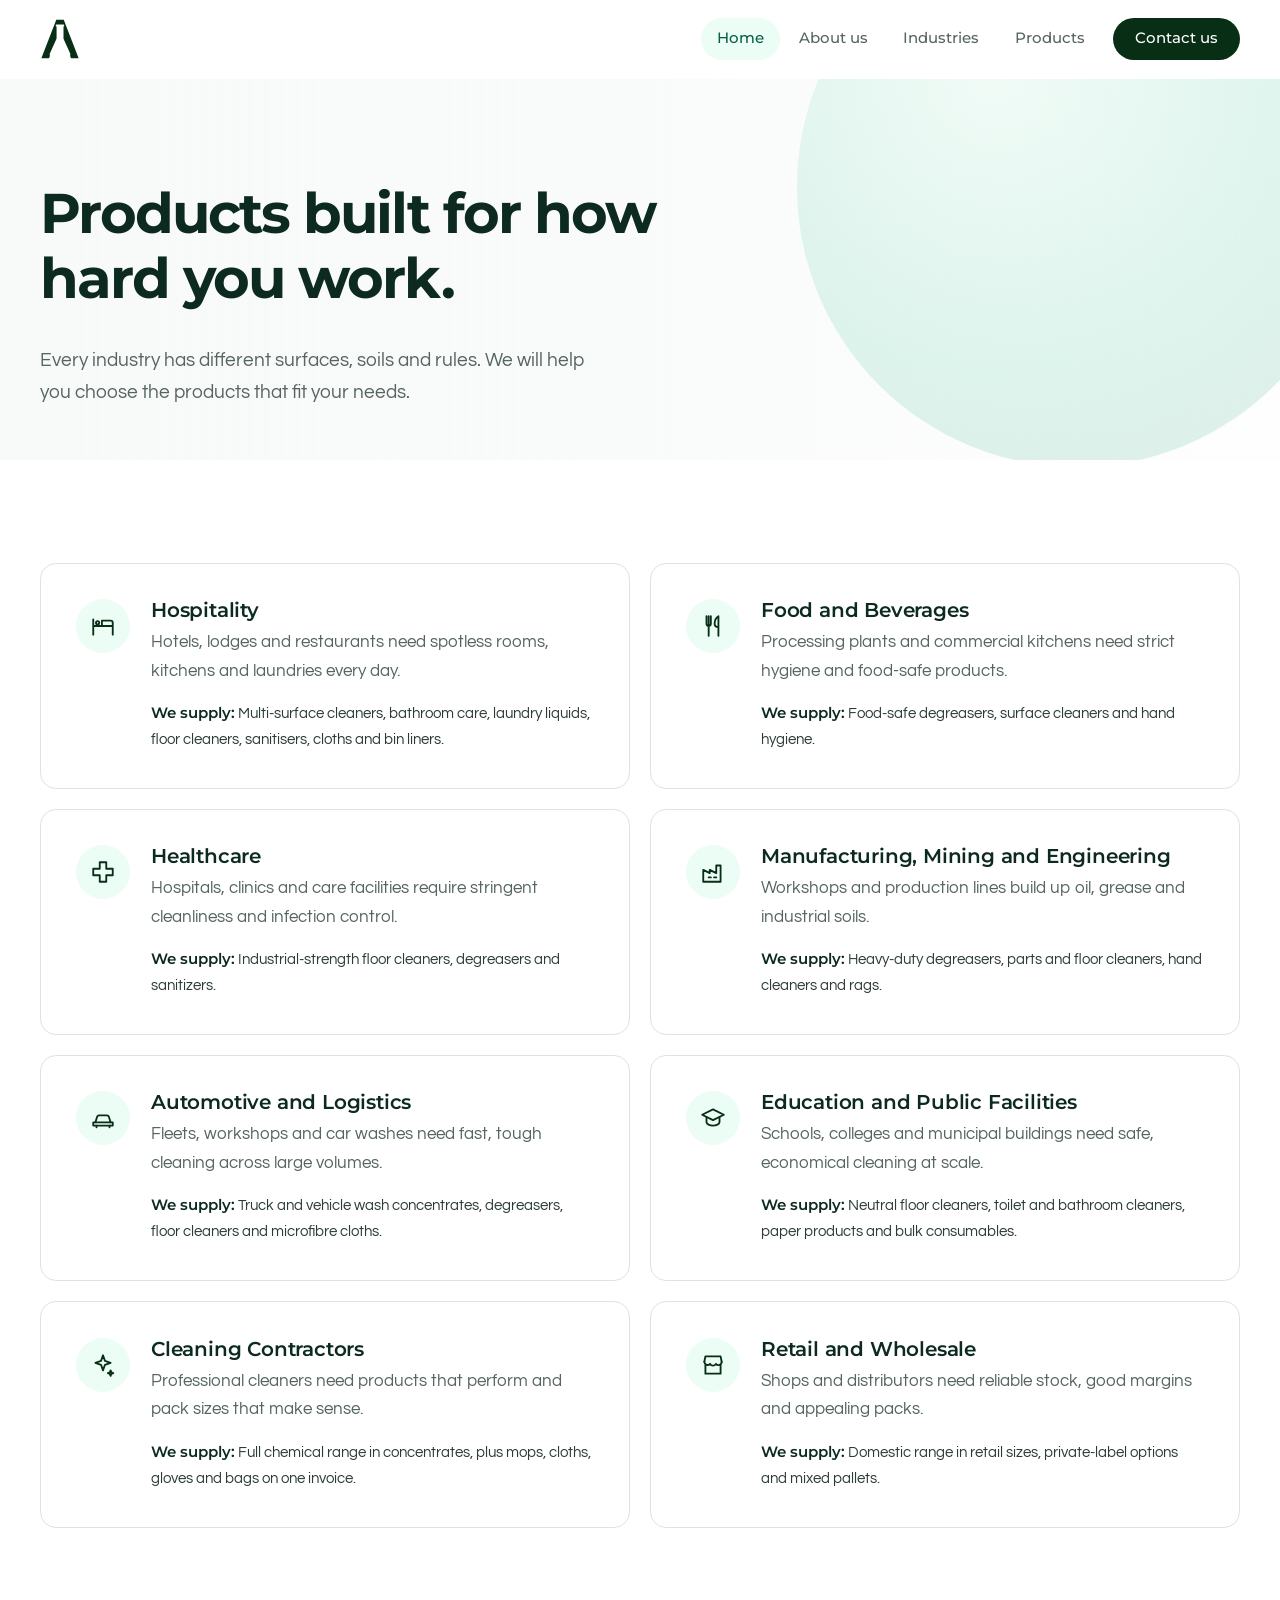
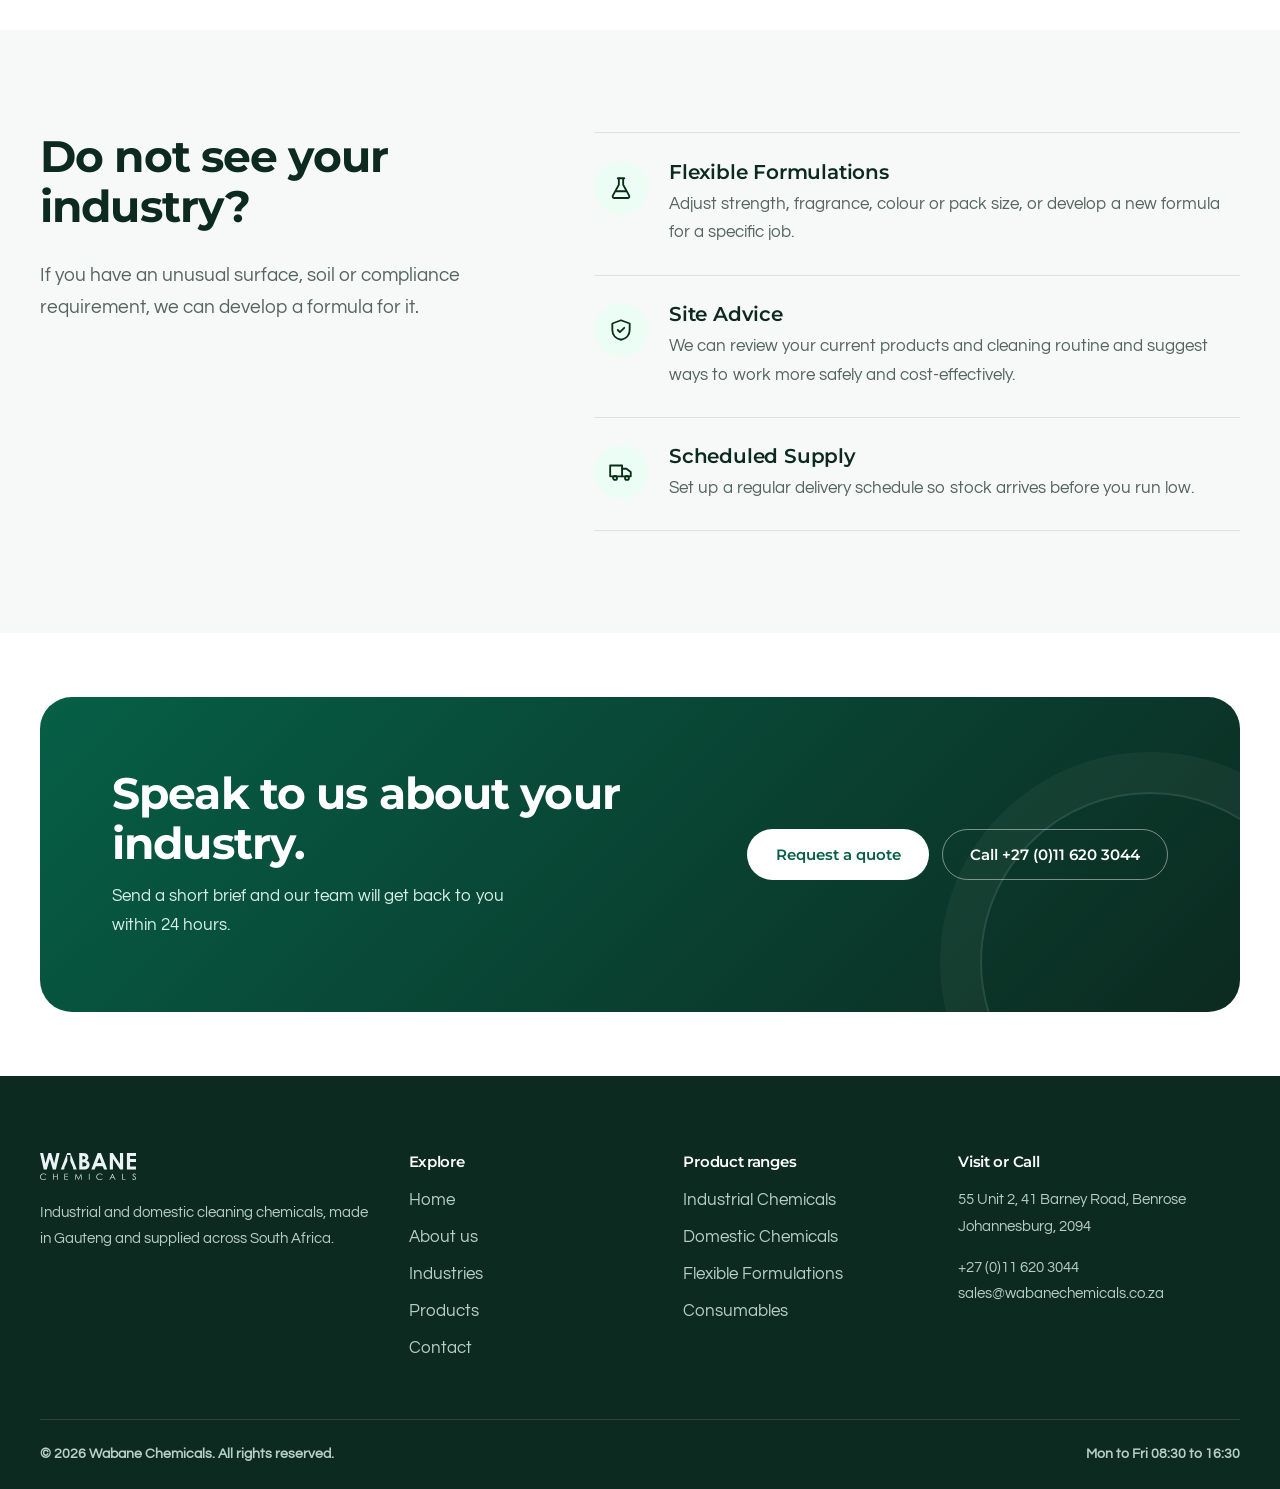
<file: industries.html>
<!DOCTYPE html>
<html lang="en">
<head>
<meta charset="utf-8">
<meta name="viewport" content="width=device-width, initial-scale=1">

<meta name="description" content="Manufacturer of industrial and domestic cleaning chemicals and consumables in Etwatwa, Gauteng.">
<meta name="theme-color" content="#047857">
<link rel="icon" href="assets/img/Logo Icon.svg" type="image/svg+xml">
<link rel="preconnect" href="https://fonts.googleapis.com">
<link rel="preconnect" href="https://fonts.gstatic.com" crossorigin>
<link href="https://fonts.googleapis.com/css2?family=Montserrat:wght@400;500;600;700&family=Questrial&display=swap" rel="stylesheet">
<link rel="stylesheet" href="assets/css/style.css">
</head>
<body>
<a class="skip" href="#main">Skip to content</a>
<header class="site-header">
  <div class="wrap bar">
    <a class="brand" href="index.html" aria-label="Wabane Chemicals">
      <img src="assets/img/Logo Icon.svg" alt="Wabane Chemicals logo" class="brand-mark" width="40" height="40">

    </a>
    <button class="menu-btn" aria-expanded="false" aria-controls="site-nav" aria-label="Menu"><span></span></button>
    <nav class="nav" id="site-nav" aria-label="Main">
      <ul>
        <li><a href="index.html" aria-current="page">Home</a></li>
<li><a href="about.html">About us</a></li>
<li><a href="industries.html">Industries</a></li>
<li><a href="products.html">Products</a></li>
<li><a class="btn btn-primary" href="contact.html">Contact us</a></li>
      </ul>
    </nav>
  </div>
</header>
<main id="main">

<section class="page-hero industries-hero">
  <div class="wrap">
    <h1><strong>Products built for how hard you work.</strong></h1>
    <p class="lead">Every industry has different surfaces, soils and rules. We will help you choose the products that fit your needs.</p>
  </div>
</section>

<section class="section">
  <div class="wrap">
    <div class="sectors">
<article class="sector"><span class="ico-wrap"><svg class="ico" viewBox="0 0 24 24" aria-hidden="true"><path d="M3 20V6M3 12h18v8M21 12V9a2 2 0 0 0-2-2h-8v5"/><circle cx="7" cy="9" r="1.5"/></svg></span><div><h3>Hospitality</h3><p>Hotels, lodges and restaurants need spotless rooms, kitchens and laundries every day.</p><p class="supply"><strong>We supply:</strong> Multi-surface cleaners, bathroom care, laundry liquids, floor cleaners, sanitisers, cloths and bin liners.</p></div></article>
<article class="sector"><span class="ico-wrap"><svg class="ico" viewBox="0 0 24 24" aria-hidden="true"><path d="M6 3v7a2 2 0 0 0 4 0V3M8 3v18M17 21V3c-2.5 1.5-3.5 4-3.5 7 0 2 1 3 3.5 3"/></svg></span><div><h3>Food and Beverages</h3><p>Processing plants and commercial kitchens need strict hygiene and food-safe products.</p><p class="supply"><strong>We supply:</strong> Food-safe degreasers, surface cleaners and hand hygiene.</p></div></article>
<article class="sector"><span class="ico-wrap"><svg class="ico" viewBox="0 0 24 24" aria-hidden="true"><path d="M9 3h6v6h6v6h-6v6H9v-6H3V9h6z"/></svg></span><div><h3>Healthcare</h3><p>Hospitals, clinics and care facilities require stringent cleanliness and infection control.</p><p class="supply"><strong>We supply:</strong> Industrial-strength floor cleaners, degreasers and sanitizers.</p></div></article>
<article class="sector"><span class="ico-wrap"><svg class="ico" viewBox="0 0 24 24" aria-hidden="true"><path d="M3 21V10l6 3V10l6 3V6h4v15z"/><path d="M8 17h2M13 17h2"/></svg></span><div><h3>Manufacturing, Mining and Engineering</h3><p>Workshops and production lines build up oil, grease and industrial soils.</p><p class="supply"><strong>We supply:</strong> Heavy-duty degreasers, parts and floor cleaners, hand cleaners and rags.</p></div></article>
<article class="sector"><span class="ico-wrap"><svg class="ico" viewBox="0 0 24 24" aria-hidden="true"><path d="M5 16l1.5-5a2 2 0 0 1 1.9-1.4h7.2a2 2 0 0 1 1.9 1.4L19 16"/><path d="M3 16h18v3H3z"/><path d="M6 19v1.5M18 19v1.5"/></svg></span><div><h3>Automotive and Logistics</h3><p>Fleets, workshops and car washes need fast, tough cleaning across large volumes.</p><p class="supply"><strong>We supply:</strong> Truck and vehicle wash concentrates, degreasers, floor cleaners and microfibre cloths.</p></div></article>
<article class="sector"><span class="ico-wrap"><svg class="ico" viewBox="0 0 24 24" aria-hidden="true"><path d="M2 9l10-5 10 5-10 5z"/><path d="M6 11.5V16c0 1.5 3 3 6 3s6-1.5 6-3v-4.5"/></svg></span><div><h3>Education and Public Facilities</h3><p>Schools, colleges and municipal buildings need safe, economical cleaning at scale.</p><p class="supply"><strong>We supply:</strong> Neutral floor cleaners, toilet and bathroom cleaners, paper products and bulk consumables.</p></div></article>
<article class="sector"><span class="ico-wrap"><svg class="ico" viewBox="0 0 24 24" aria-hidden="true"><path d="M12 3l1.8 5.2L19 10l-5.2 1.8L12 17l-1.8-5.2L5 10l5.2-1.8z"/><path d="M19 17l.7 1.8L21.5 19.5l-1.8.7L19 22l-.7-1.8-1.8-.7 1.8-.7z"/></svg></span><div><h3>Cleaning Contractors</h3><p>Professional cleaners need products that perform and pack sizes that make sense.</p><p class="supply"><strong>We supply:</strong> Full chemical range in concentrates, plus mops, cloths, gloves and bags on one invoice.</p></div></article>
<article class="sector"><span class="ico-wrap"><svg class="ico" viewBox="0 0 24 24" aria-hidden="true"><path d="M4 9l1-5h14l1 5"/><path d="M4 9a3 3 0 0 0 5.3 1.9A3 3 0 0 0 14.7 11 3 3 0 0 0 20 9"/><path d="M5 12v8h14v-8"/></svg></span><div><h3>Retail and Wholesale</h3><p>Shops and distributors need reliable stock, good margins and appealing packs.</p><p class="supply"><strong>We supply:</strong> Domestic range in retail sizes, private-label options and mixed pallets.</p></div></article>

    </div>
  </div>
</section>

<section class="section bg-grey">
  <div class="wrap split">
    <div>
      <h2><strong>Do not see your industry?</strong></h2>
      <p class="lead">If you have an unusual surface, soil or compliance requirement, we can develop a formula for it.</p>
    </div>
    <ul class="rows">
      <li><span class="ico-wrap"><svg class="ico" viewBox="0 0 24 24" aria-hidden="true"><path d="M9 3h6M10 3v6L4.5 19a1.5 1.5 0 0 0 1.3 2.2h12.4a1.5 1.5 0 0 0 1.3-2.2L14 9V3"/><path d="M7.5 15h9"/></svg></span><div><h3>Flexible Formulations</h3><p>Adjust strength, fragrance, colour or pack size, or develop a new formula for a specific job.</p></div></li>
      <li><span class="ico-wrap"><svg class="ico" viewBox="0 0 24 24" aria-hidden="true"><path d="M12 3l8 3v6c0 4.5-3.2 8-8 9-4.8-1-8-4.5-8-9V6z"/><path d="M9 12l2 2 4-4"/></svg></span><div><h3>Site Advice</h3><p>We can review your current products and cleaning routine and suggest ways to work more safely and cost-effectively.</p></div></li>
      <li><span class="ico-wrap"><svg class="ico" viewBox="0 0 24 24" aria-hidden="true"><path d="M2 6h11v10H2z"/><path d="M13 9h4l4 3v4h-8"/><circle cx="6.5" cy="17.5" r="1.8"/><circle cx="17.5" cy="17.5" r="1.8"/></svg></span><div><h3>Scheduled Supply</h3><p>Set up a regular delivery schedule so stock arrives before you run low.</p></div></li>
    </ul>
  </div>
</section>

<section class="section-tight">
  <div class="wrap">
    <div class="cta">
      <div>
        <h2><strong>Speak to us about your industry.</strong></h2>
        <p>Send a short brief and our team will get back to you within 24 hours.</p>
      </div>
      <div class="cta-actions">
        <a class="btn btn-light" href="contact.html">Request a quote</a>
        <a class="btn btn-outline-light" href="tel:+27116203044">Call +27 (0)11 620 3044</a>
      </div>
    </div>
  </div>
</section>

</main>
<footer class="site-footer">
  <div class="wrap footer-grid">
    <div>
      <a class="brand" href="index.html" aria-label="Wabane Chemicals home">
        <img src="assets/img/Logo Proposal.svg" alt="Wabane Chemicals logo" class="brand-mark" width="96" height="96">
      </a>
      <p style="margin-top:1.2rem; font-weight:400">Industrial and domestic cleaning chemicals, made in Gauteng and supplied across South Africa.</p>
    </div>
    <div>
      <h4>Explore</h4>
      <ul>
        <li class="range-copy"><a href="index.html">Home</a></li>
        <li class="range-copy"><a href="about.html">About us</a></li>
        <li class="range-copy"><a href="industries.html">Industries</a></li>
        <li class="range-copy"><a href="products.html">Products</a></li>
        <li class="range-copy"><a href="contact.html">Contact</a></li>
      </ul>
    </div>
    <div>
      <h4>Product ranges</h4>
      <ul>
        <li class="range-copy"><a href="products.html#industrial">Industrial Chemicals</a></li>
        <li class="range-copy"><a href="products.html#domestic">Domestic Chemicals</a></li>
        <li class="range-copy"><a href="contact.html?type=Flexible+Formulations">Flexible Formulations</a></li>
        <li class="range-copy"><a href="products.html#consumables">Consumables</a></li>
      </ul>
    </div>
    <div>
      <h4>Visit or Call</h4>
      <p class="lead" style="font-weight:400; color:#b8cec5">55 Unit 2, 41 Barney Road, Benrose<br>Johannesburg, 2094</p>
      <p class="lead" style="font-weight:400; color:#b8cec5"><a href="tel:+27116203044">+27 (0)11 620 3044</a><br><a href="mailto:sales@wabanechemicals.co.za">sales@wabanechemicals.co.za</a></p>
    </div>
  </div>
  <div class="wrap footer-bottom">
    <span>&copy; <span id="year">2026</span> Wabane Chemicals. All rights reserved.</span>
    <span>Mon to Fri 08:30 to 16:30</span>
  </div>
</footer>
<script src="assets/js/main.js" defer></script>
</body>
</html>
</file>
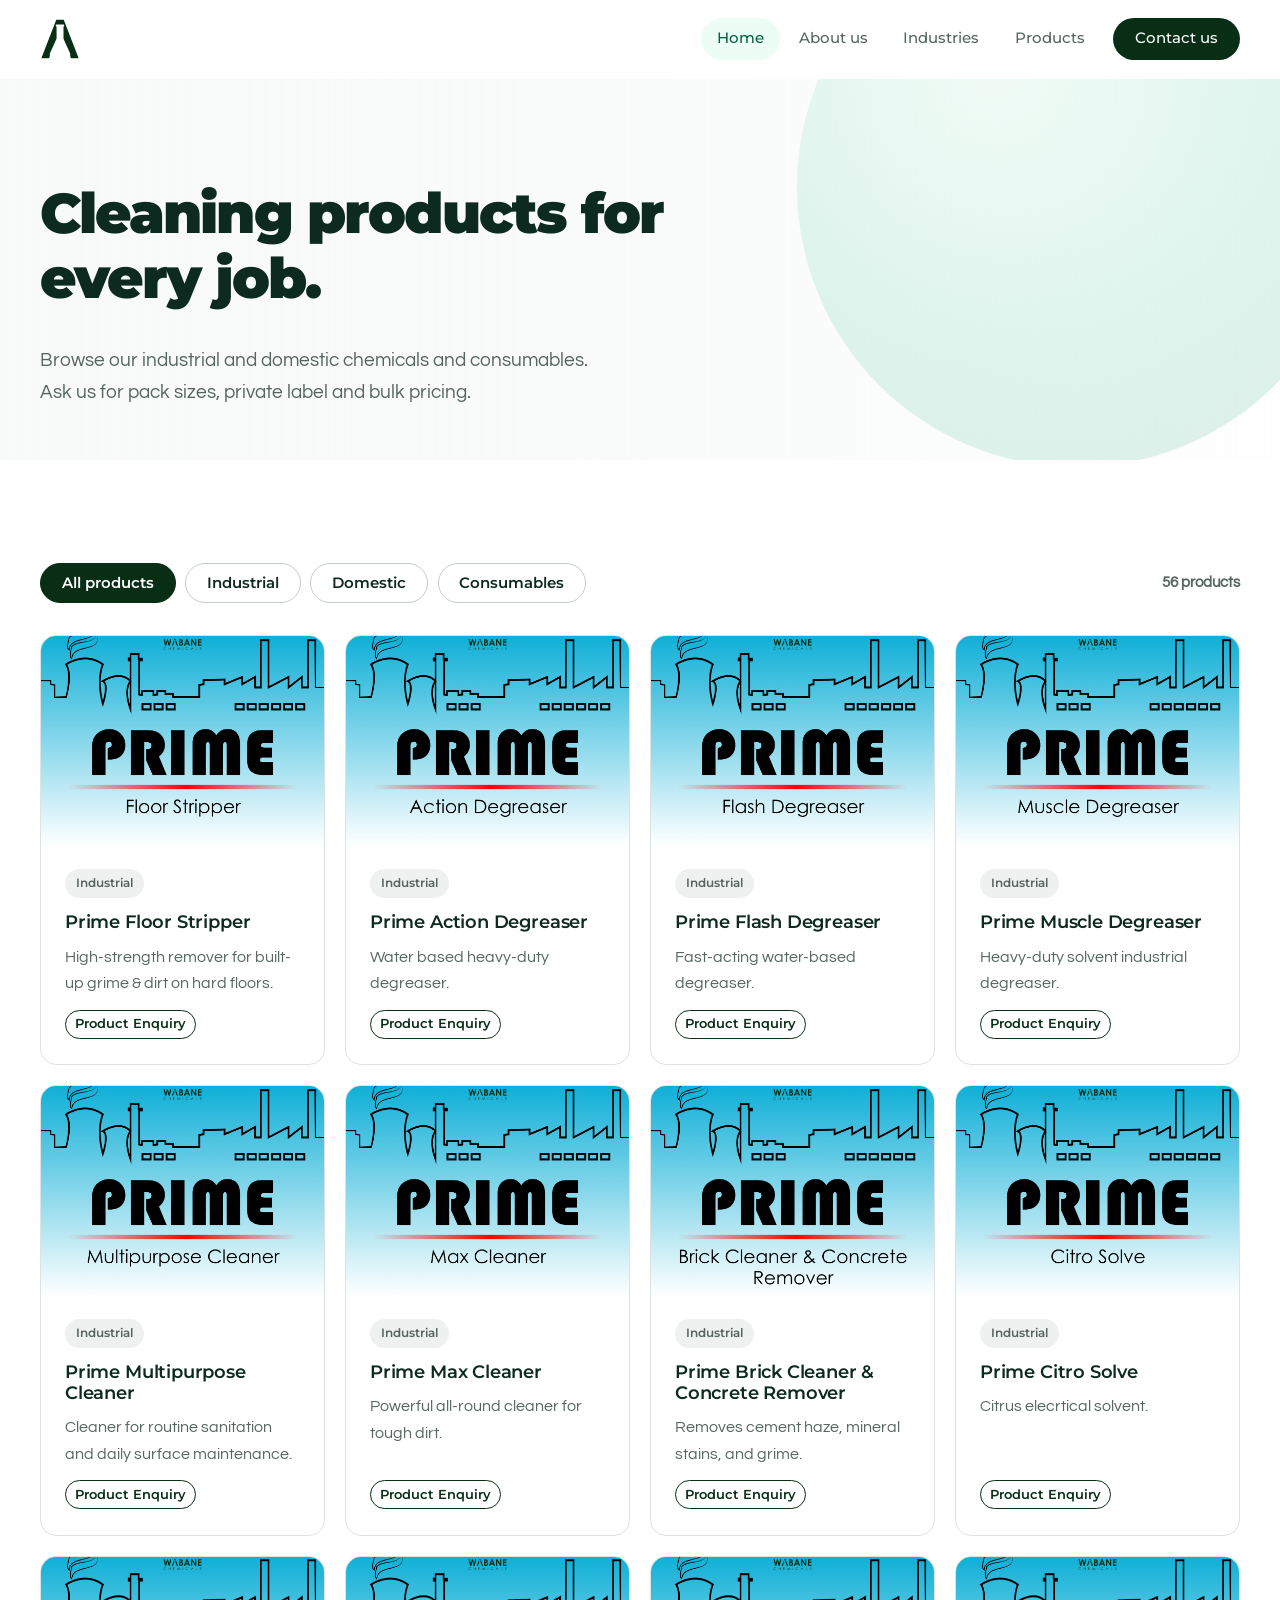
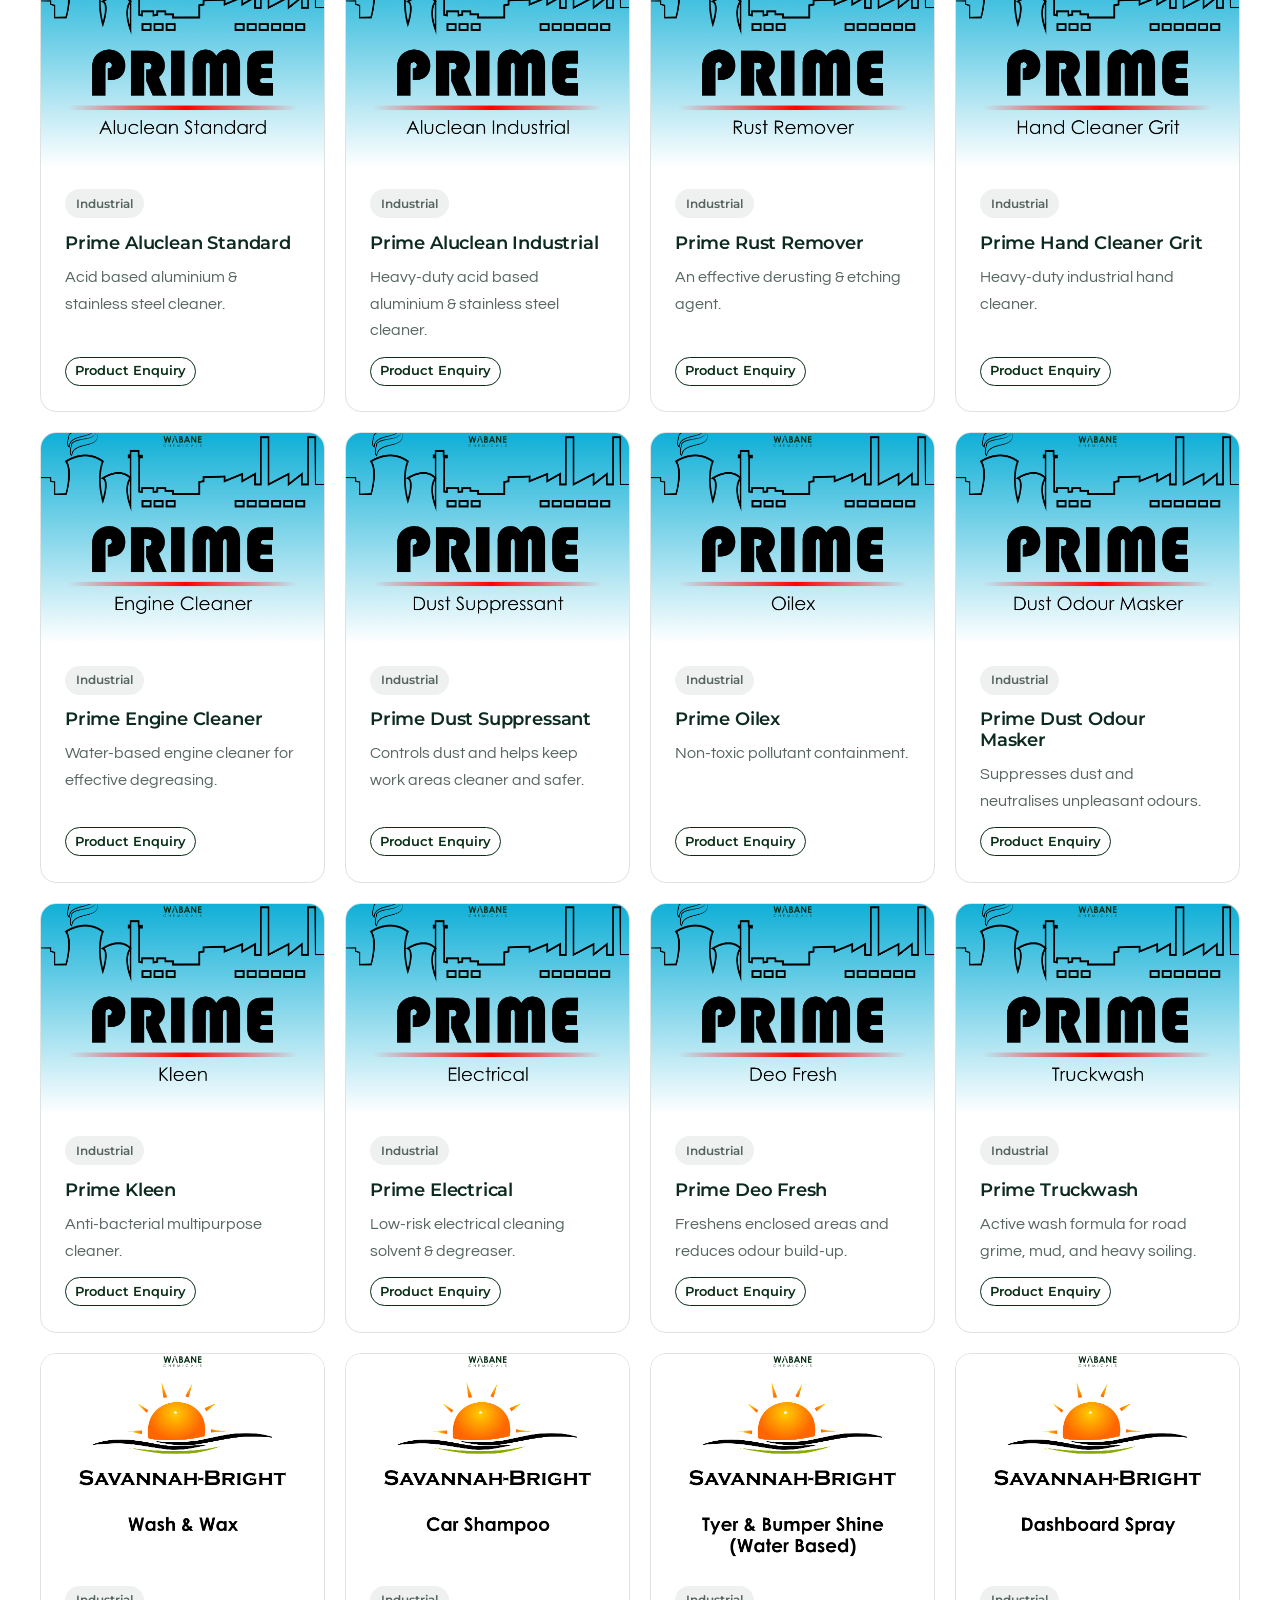
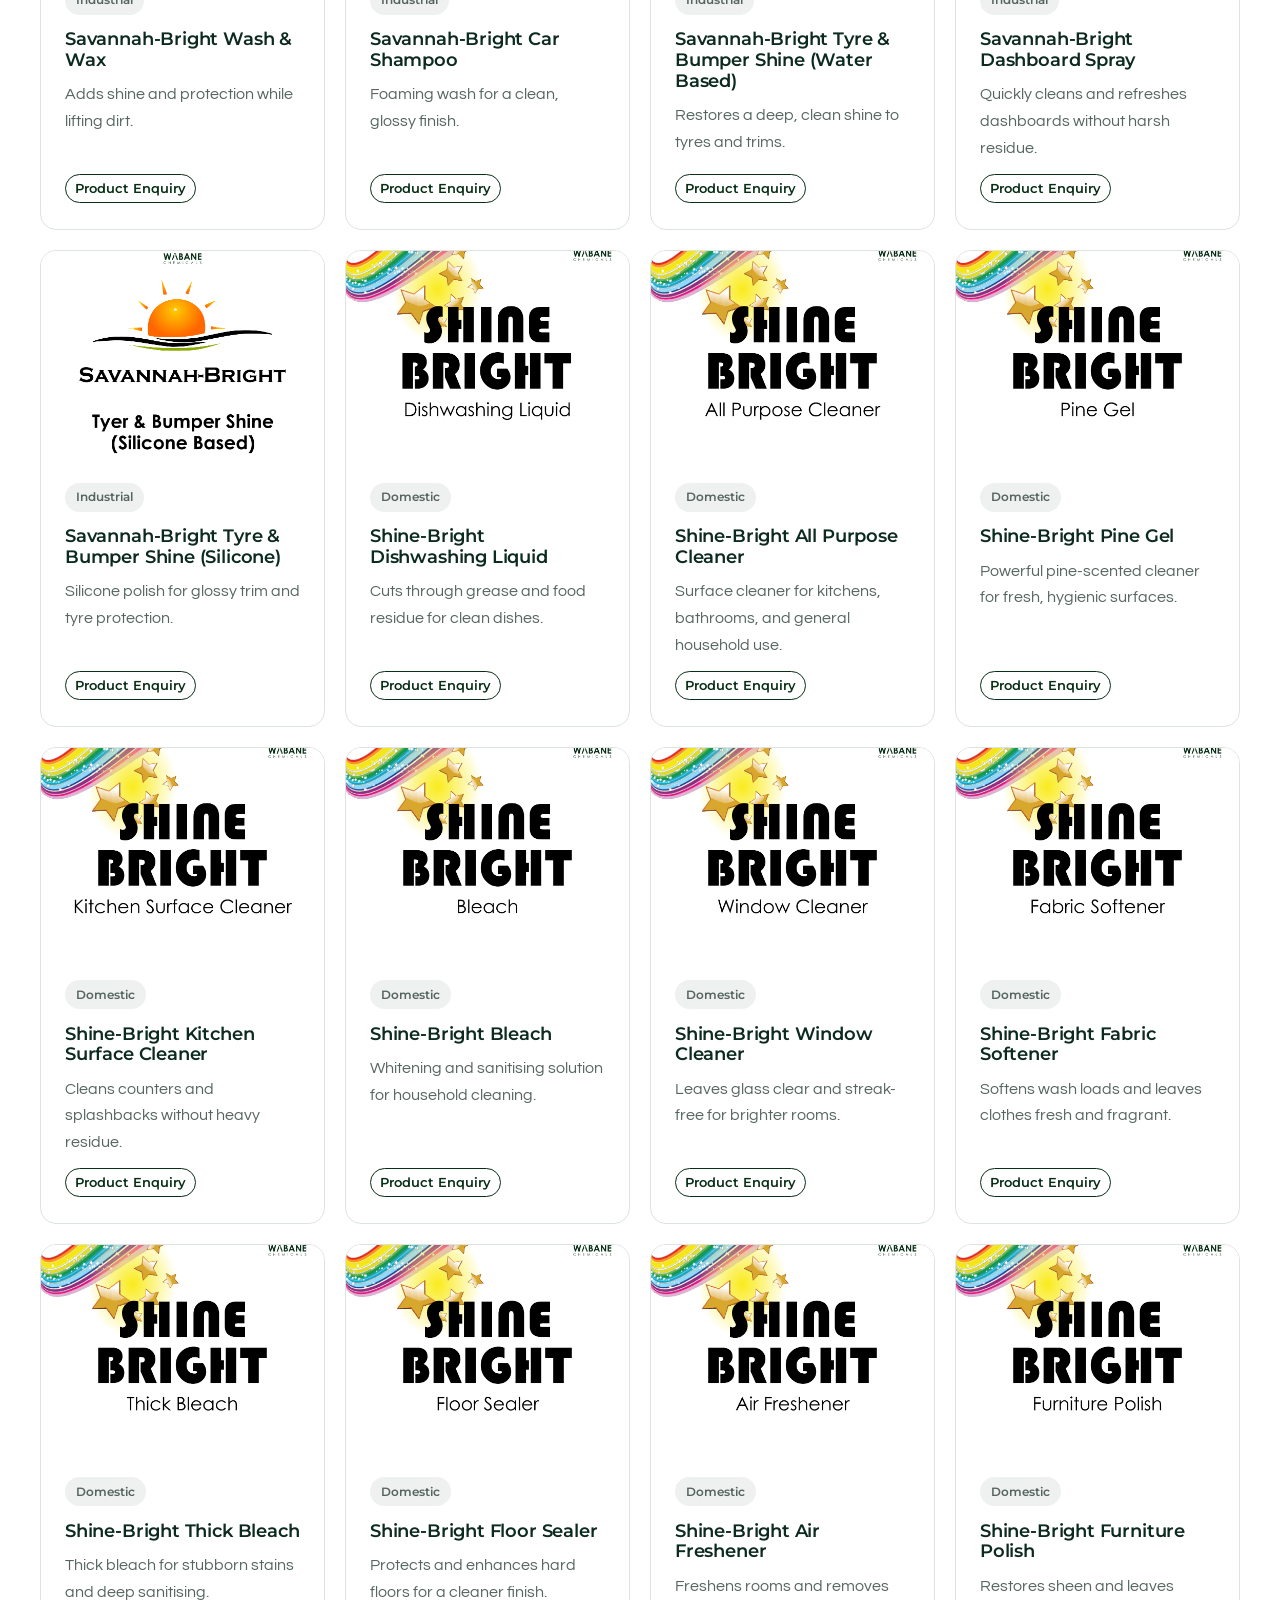
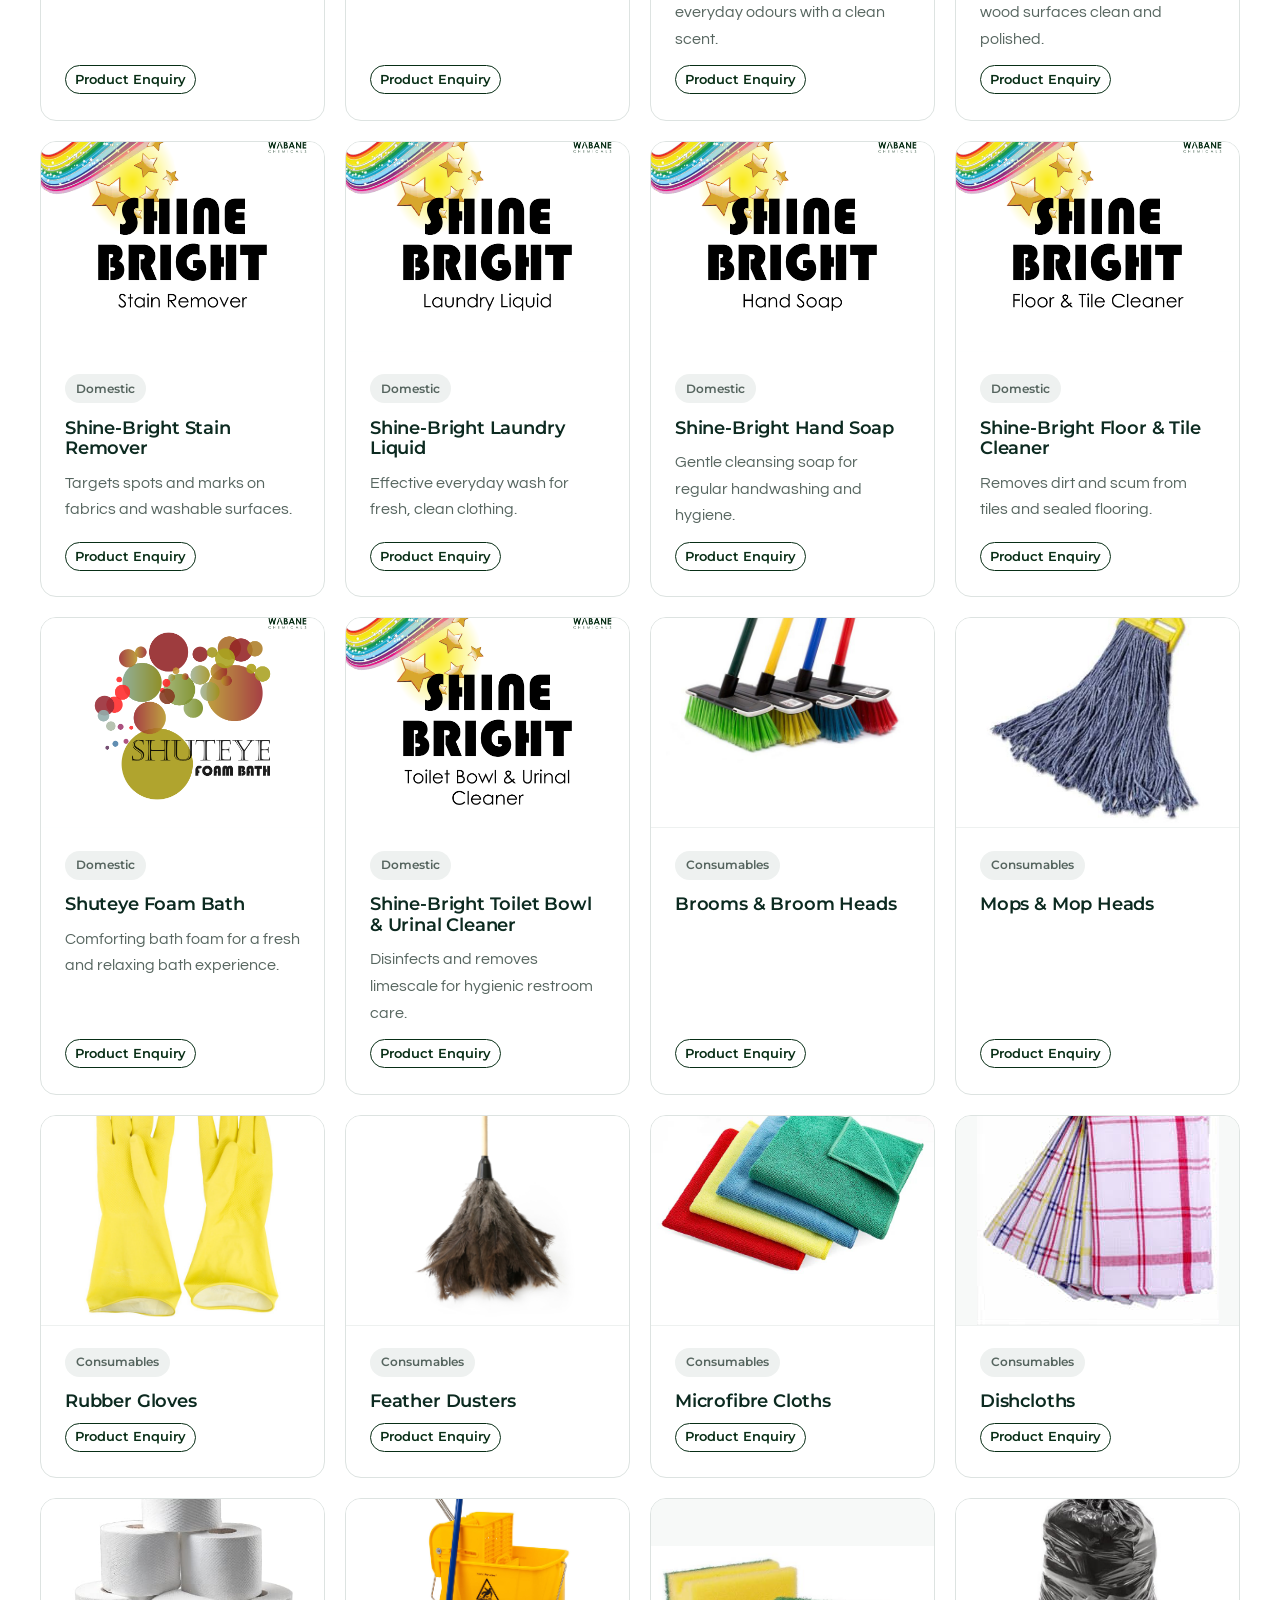
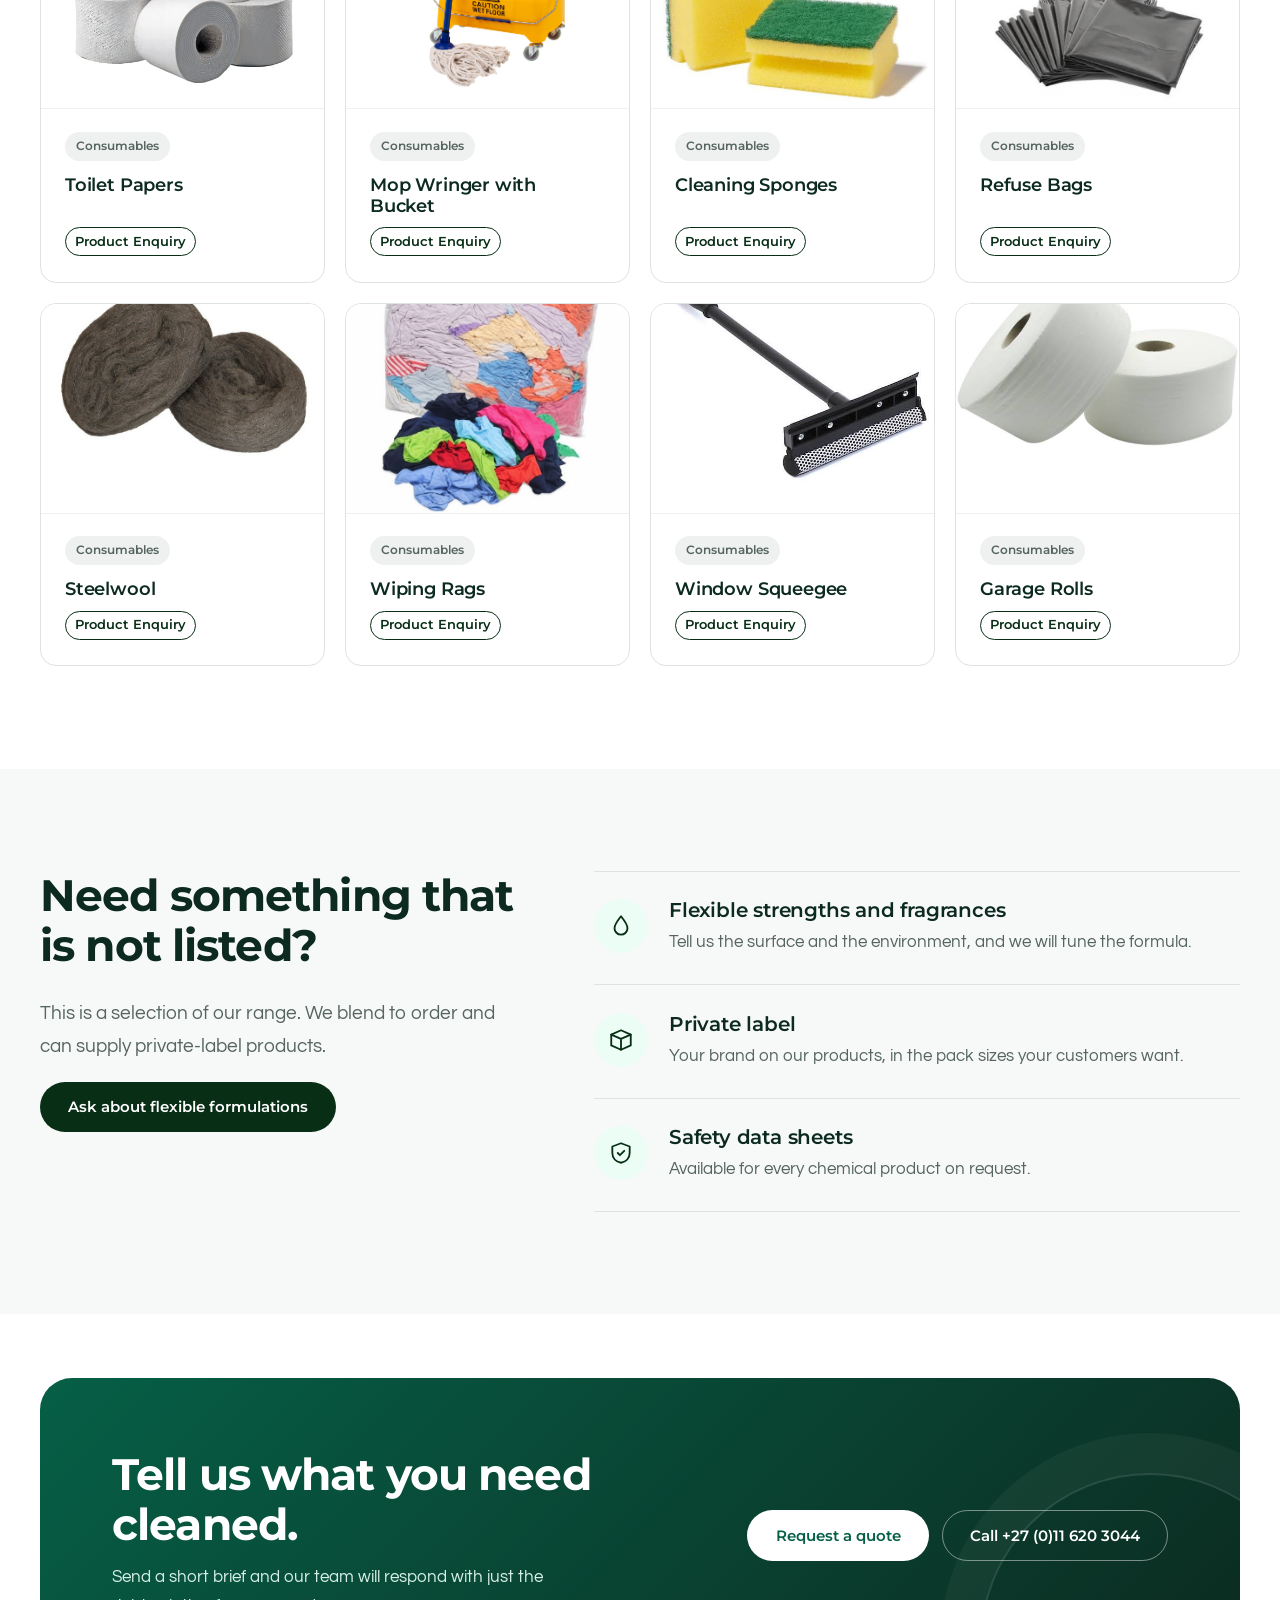
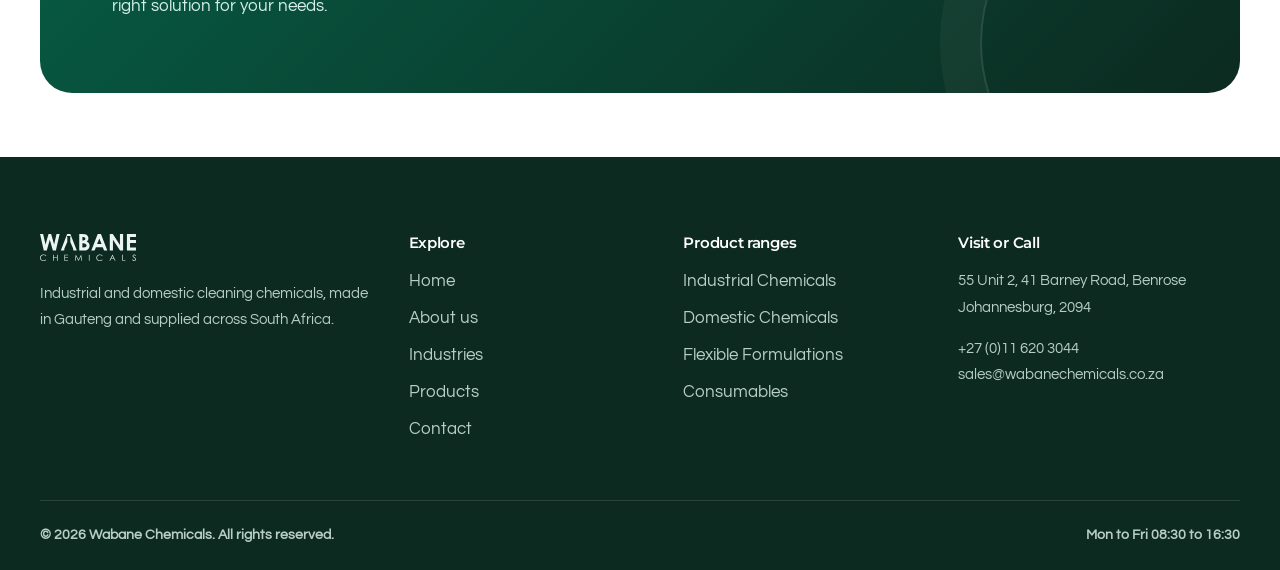
<file: products.html>
<!DOCTYPE html>
<html lang="en">
<head>
<meta charset="utf-8">
<meta name="viewport" content="width=device-width, initial-scale=1">

<meta name="description" content="Manufacturer of industrial and domestic cleaning chemicals and consumables.">
<meta name="theme-color" content="#047857">
<link rel="icon" href="assets/img/Logo Icon.svg" type="image/svg+xml">
<link rel="preconnect" href="https://fonts.googleapis.com">
<link rel="preconnect" href="https://fonts.gstatic.com" crossorigin>
<link href="https://fonts.googleapis.com/css2?family=Montserrat:wght@400;500;600;700&family=Questrial&display=swap" rel="stylesheet">
<link rel="stylesheet" href="assets/css/style.css">
</head>
<body>
<a class="skip" href="#main">Skip to content</a>
<header class="site-header">
  <div class="wrap bar">
    <a class="brand" href="index.html" aria-label="Wabane Chemicals">
      <img src="assets/img/Logo Icon.svg" alt="Wabane Chemicals logo" class="brand-mark" width="40" height="40">

    </a>
    <button class="menu-btn" aria-expanded="false" aria-controls="site-nav" aria-label="Menu"><span></span></button>
    <nav class="nav" id="site-nav" aria-label="Main">
      <ul>
        <li><a href="index.html" aria-current="page">Home</a></li>
<li><a href="about.html">About us</a></li>
<li><a href="industries.html">Industries</a></li>
<li><a href="products.html">Products</a></li>
<li><a class="btn btn-primary" href="contact.html">Contact us</a></li>
      </ul>
    </nav>
  </div>
</header>
<main id="main">

<section class="page-hero products-hero">
  <div class="wrap">
    <h1>Cleaning products for every job.</h1>
    <p class="lead">Browse our industrial and domestic chemicals and consumables. Ask us for pack sizes, private label and bulk pricing.</p>
  </div>
</section>

<section class="section">
  <div class="wrap">
    <div class="toolbar" role="group" aria-label="Filter products">
      <button class="filter" data-filter="all" aria-pressed="true">All products</button>
      <button class="filter" data-filter="industrial" aria-pressed="false">Industrial</button>
      <button class="filter" data-filter="domestic" aria-pressed="false">Domestic</button>
      <button class="filter" data-filter="consumables" aria-pressed="false">Consumables</button>
      <span class="count" id="count" aria-live="polite">66 products</span>
    </div>
    <div class="grid-products">
      </article>
      <article class="prod" data-cat="industrial">
        <div class="prod-img"><img src="assets/img/Floor stripper.png" alt="Product image placeholder"></div>
        <div class="prod-body"><div class="badges"><span class="badge">Industrial</span></div><h3>Prime Floor Stripper</h3><p>High-strength remover for built-up grime & dirt on hard floors.</p><a class="btn btn-sec btn-sm" href="contact.html?type=Industrial+products&amp;product=Prime+Floor+Stripper#form">Product Enquiry</a></div>
      </article>
      <article class="prod" data-cat="industrial">
        <div class="prod-img"><img src="assets/img/Action degreaser.png" alt="Product image placeholder"></div>
        <div class="prod-body"><div class="badges"><span class="badge">Industrial</span></div><h3>Prime Action Degreaser</h3><p>Water based heavy-duty degreaser.</p><a class="btn btn-sec btn-sm" href="contact.html?type=Industrial+products&amp;product=Prime+Action+Degreaser#form">Product Enquiry</a></div>
      </article>
      <article class="prod" data-cat="industrial">
        <div class="prod-img"><img src="assets/img/flash degreaser.png" alt="Product image placeholder"></div>
        <div class="prod-body"><div class="badges"><span class="badge">Industrial</span></div><h3>Prime Flash Degreaser</h3><p>Fast-acting water-based degreaser.</p><a class="btn btn-sec btn-sm" href="contact.html?type=Industrial+products&amp;product=Prime+Flash+Degreaser#form">Product Enquiry</a></div>
      </article>
      <article class="prod" data-cat="industrial">
        <div class="prod-img"><img src="assets/img/muscle degreaser.png" alt="Product image placeholder"></div>
        <div class="prod-body"><div class="badges"><span class="badge">Industrial</span></div><h3>Prime Muscle Degreaser</h3><p>Heavy-duty solvent industrial degreaser.</p><a class="btn btn-sec btn-sm" href="contact.html?type=Industrial+products&amp;product=Prime+Muscle+Degreaser#form">Product Enquiry</a></div>
      </article>
      <article class="prod" data-cat="industrial">
        <div class="prod-img"><img src="assets/img/multipurpose cleaner.png" alt="Product image placeholder"></div>
        <div class="prod-body"><div class="badges"><span class="badge">Industrial</span></div><h3>Prime Multipurpose Cleaner</h3><p>Cleaner for routine sanitation and daily surface maintenance.</p><a class="btn btn-sec btn-sm" href="contact.html?type=Industrial+products&amp;product=Prime+Multipurpose+Cleaner#form">Product Enquiry</a></div>
      </article>
      <article class="prod" data-cat="industrial">
        <div class="prod-img"><img src="assets/img/max cleaner.png" alt="Product image placeholder"></div>
        <div class="prod-body"><div class="badges"><span class="badge">Industrial</span></div><h3>Prime Max Cleaner</h3><p>Powerful all-round cleaner for tough dirt.</p><a class="btn btn-sec btn-sm" href="contact.html?type=Industrial+products&amp;product=Prime+Max+Cleaner#form">Product Enquiry</a></div>
      </article>
      <article class="prod" data-cat="industrial">
        <div class="prod-img"><img src="assets/img/brick cleaner.png" alt="Product image placeholder"></div>
        <div class="prod-body"><div class="badges"><span class="badge">Industrial</span></div><h3>Prime Brick Cleaner &amp; Concrete Remover</h3><p>Removes cement haze, mineral stains, and grime.</p><a class="btn btn-sec btn-sm" href="contact.html?type=Industrial+products&amp;product=Prime+Brick+Cleaner+%26+Concrete+Remover#form">Product Enquiry</a></div>
      </article>
      <article class="prod" data-cat="industrial">
        <div class="prod-img"><img src="assets/img/citro solve.png" alt="Product image placeholder"></div>
        <div class="prod-body"><div class="badges"><span class="badge">Industrial</span></div><h3>Prime Citro Solve</h3><p>Citrus elecrtical solvent.</p><a class="btn btn-sec btn-sm" href="contact.html?type=Industrial+products&amp;product=Prime+Citro+Solve#form">Product Enquiry</a></div>
      </article>
      <article class="prod" data-cat="industrial">
        <div class="prod-img"><img src="assets/img/aluclean standard.png" alt="Product image placeholder"></div>
        <div class="prod-body"><div class="badges"><span class="badge">Industrial</span></div><h3>Prime Aluclean Standard</h3><p>Acid based aluminium & stainless steel cleaner.</p><a class="btn btn-sec btn-sm" href="contact.html?type=Industrial+products&amp;product=Prime+Aluclean+Standard#form">Product Enquiry</a></div>
      </article>
      <article class="prod" data-cat="industrial">
        <div class="prod-img"><img src="assets/img/aluclean industrial.png" alt="Product image placeholder"></div>
        <div class="prod-body"><div class="badges"><span class="badge">Industrial</span></div><h3>Prime Aluclean Industrial</h3><p>Heavy-duty acid based aluminium & stainless steel cleaner.</p><a class="btn btn-sec btn-sm" href="contact.html?type=Industrial+products&amp;product=Prime+Aluclean+Industrial#form">Product Enquiry</a></div>
      </article>
      <article class="prod" data-cat="industrial">
        <div class="prod-img"><img src="assets/img/rust remover.png" alt="Product image placeholder"></div>
        <div class="prod-body"><div class="badges"><span class="badge">Industrial</span></div><h3>Prime Rust Remover</h3><p>An effective derusting & etching agent.</p><a class="btn btn-sec btn-sm" href="contact.html?type=Industrial+products&amp;product=Prime+Rust+Remover#form">Product Enquiry</a></div>
      </article>
      <article class="prod" data-cat="industrial">
        <div class="prod-img"><img src="assets/img/hand grit.png" alt="Product image placeholder"></div>
        <div class="prod-body"><div class="badges"><span class="badge">Industrial</span></div><h3>Prime Hand Cleaner Grit</h3><p>Heavy-duty industrial hand cleaner.</p><a class="btn btn-sec btn-sm" href="contact.html?type=Industrial+products&amp;product=Prime+Hand+Cleaner+Grit#form">Product Enquiry</a></div>
      </article>
      <article class="prod" data-cat="industrial">
        <div class="prod-img"><img src="assets/img/engine cleaner.png" alt="Product image placeholder"></div>
        <div class="prod-body"><div class="badges"><span class="badge">Industrial</span></div><h3>Prime Engine Cleaner</h3><p>Water-based engine cleaner for effective degreasing.</p><a class="btn btn-sec btn-sm" href="contact.html?type=Industrial+products&amp;product=Prime+Engine+Cleaner#form">Product Enquiry</a></div>
      </article>
      <article class="prod" data-cat="industrial">
        <div class="prod-img"><img src="assets/img/dust suppressant.png" alt="Product image placeholder"></div>
        <div class="prod-body"><div class="badges"><span class="badge">Industrial</span></div><h3>Prime Dust Suppressant</h3><p>Controls dust and helps keep work areas cleaner and safer.</p><a class="btn btn-sec btn-sm" href="contact.html?type=Industrial+products&amp;product=Prime+Dust+Suppressant#form">Product Enquiry</a></div>
      </article>
      <article class="prod" data-cat="industrial">
        <div class="prod-img"><img src="assets/img/oilex.png" alt="Product image placeholder"></div>
        <div class="prod-body"><div class="badges"><span class="badge">Industrial</span></div><h3>Prime Oilex</h3><p>Non-toxic pollutant containment.</p><a class="btn btn-sec btn-sm" href="contact.html?type=Industrial+products&amp;product=Prime+Oilex#form">Product Enquiry</a></div>
      </article>
      <article class="prod" data-cat="industrial">
        <div class="prod-img"><img src="assets/img/odour masker.png" alt="Product image placeholder"></div>
        <div class="prod-body"><div class="badges"><span class="badge">Industrial</span></div><h3>Prime Dust Odour Masker</h3><p>Suppresses dust and neutralises unpleasant odours.</p><a class="btn btn-sec btn-sm" href="contact.html?type=Industrial+products&amp;product=Prime+Dust+Suppressant+%26+Odour+Masker#form">Product Enquiry </a></div>
      </article>
      <article class="prod" data-cat="industrial">
        <div class="prod-img"><img src="assets/img/kleen.png" alt="Product image placeholder"></div>
        <div class="prod-body"><div class="badges"><span class="badge">Industrial</span></div><h3>Prime Kleen</h3><p>Anti-bacterial multipurpose cleaner.</p><a class="btn btn-sec btn-sm" href="contact.html?type=Industrial+products&amp;product=Prime+Kleen#form">Product Enquiry</a></div>
      </article>
      <article class="prod" data-cat="industrial">
        <div class="prod-img"><img src="assets/img/electrical.png" alt="Product image placeholder"></div>
        <div class="prod-body"><div class="badges"><span class="badge">Industrial</span></div><h3>Prime Electrical</h3><p>Low-risk electrical cleaning solvent & degreaser.</p><a class="btn btn-sec btn-sm" href="contact.html?type=Industrial+products&amp;product=Prime+Electrical#form">Product Enquiry</a></div>
      </article>
      <article class="prod" data-cat="industrial">
        <div class="prod-img"><img src="assets/img/deo fresh.png" alt="Product image placeholder"></div>
        <div class="prod-body"><div class="badges"><span class="badge">Industrial</span></div><h3>Prime Deo Fresh</h3><p>Freshens enclosed areas and reduces odour build-up.</p><a class="btn btn-sec btn-sm" href="contact.html?type=Industrial+products&amp;product=Prime+Deo+Fresh#form">Product Enquiry</a></div>
      </article>
      <article class="prod" data-cat="industrial">
        <div class="prod-img"><img src="assets/img/truckwash.png" alt="Product image placeholder"></div>
        <div class="prod-body"><div class="badges"><span class="badge">Industrial</span></div><h3>Prime Truckwash</h3><p>Active wash formula for road grime, mud, and heavy soiling.</p><a class="btn btn-sec btn-sm" href="contact.html?type=Industrial+products&amp;product=Prime+Truckwash#form">Product Enquiry</a></div>
      </article>
      <article class="prod" data-cat="industrial">
        <div class="prod-img"><img src="assets/img/wash & wax.png" alt="Product image placeholder"></div>
        <div class="prod-body"><div class="badges"><span class="badge">Industrial</span></div><h3>Savannah-Bright Wash &amp; Wax</h3><p>Adds shine and protection while lifting dirt.</p><a class="btn btn-sec btn-sm" href="contact.html?type=Industrial+products&amp;product=Savannah-Bright+Wash+%26+Wax#form">Product Enquiry</a></div>
      </article>
      <article class="prod" data-cat="industrial">
        <div class="prod-img"><img src="assets/img/car shampoo.png" alt="Product image placeholder"></div>
        <div class="prod-body"><div class="badges"><span class="badge">Industrial</span></div><h3>Savannah-Bright Car Shampoo</h3><p>Foaming wash for a clean, glossy finish.</p><a class="btn btn-sec btn-sm" href="contact.html?type=Industrial+products&amp;product=Savannah-Bright+Car+Shampoo#form">Product Enquiry</a></div>
      </article>
      <article class="prod" data-cat="industrial">
        <div class="prod-img"><img src="assets/img/tyre & bumper water.png" alt="Product image placeholder"></div>
        <div class="prod-body"><div class="badges"><span class="badge">Industrial</span></div><h3>Savannah-Bright Tyre &amp; Bumper Shine (Water Based)</h3><p>Restores a deep, clean shine to tyres and trims.</p><a class="btn btn-sec btn-sm" href="contact.html?type=Industrial+products&amp;product=Savannah-Bright+Tyre+%26+Bumper+Shine+%28Water+Based%29#form">Product Enquiry</a></div>
      </article>
      <article class="prod" data-cat="industrial">
        <div class="prod-img"><img src="assets/img/dashboard spray.png" alt="Product image placeholder"></div>
        <div class="prod-body"><div class="badges"><span class="badge">Industrial</span></div><h3>Savannah-Bright Dashboard Spray</h3><p>Quickly cleans and refreshes dashboards without harsh residue.</p><a class="btn btn-sec btn-sm" href="contact.html?type=Industrial+products&amp;product=Savannah-Bright+Dashboard+Spray#form">Product Enquiry</a></div>
      </article>
      <article class="prod" data-cat="industrial">
        <div class="prod-img"><img src="assets/img/tyre & bumper silicone.png" alt="Product image placeholder"></div>
        <div class="prod-body"><div class="badges"><span class="badge">Industrial</span></div><h3>Savannah-Bright Tyre &amp; Bumper Shine (Silicone)</h3><p>Silicone polish for glossy trim and tyre protection.</p><a class="btn btn-sec btn-sm" href="contact.html?type=Industrial+products&amp;product=Savannah-Bright+Tyre+%26+Bumper+Shine+%28Silicone%29#form">Product Enquiry</a></div>
      </article>
      <article class="prod" data-cat="domestic">
        <div class="prod-img"><img src="assets/img/Dishwashing Liquid.png" alt="Product image placeholder"></div>
        <div class="prod-body"><div class="badges"><span class="badge">Domestic</span></div><h3>Shine-Bright Dishwashing Liquid</h3><p>Cuts through grease and food residue for clean dishes.</p><a class="btn btn-sec btn-sm" href="contact.html?type=Domestic+products&amp;product=Shine-Bright+Dishwashing+Liquid#form">Product Enquiry</a></div>
      </article>
      <article class="prod" data-cat="domestic">
        <div class="prod-img"><img src="assets/img/all purpose cleaner.png" alt="Product image placeholder"></div>
        <div class="prod-body"><div class="badges"><span class="badge">Domestic</span></div><h3>Shine-Bright All Purpose Cleaner</h3><p>Surface cleaner for kitchens, bathrooms, and general household use.</p><a class="btn btn-sec btn-sm" href="contact.html?type=Domestic+products&amp;product=Shine-Bright+All+Purpose+Cleaner#form">Product Enquiry</a></div>
      </article>
      <article class="prod" data-cat="domestic">
        <div class="prod-img"><img src="assets/img/Pine gel.png" alt="Product image placeholder"></div>
        <div class="prod-body"><div class="badges"><span class="badge">Domestic</span></div><h3>Shine-Bright Pine Gel</h3><p>Powerful pine-scented cleaner for fresh, hygienic surfaces.</p><a class="btn btn-sec btn-sm" href="contact.html?type=Domestic+products&amp;product=Shine-Bright+Pine+Gel#form">Product Enquiry</a></div>
      </article>
      <article class="prod" data-cat="domestic">
        <div class="prod-img"><img src="assets/img/Surface cleaner.png" alt="Product image placeholder"></div>
        <div class="prod-body"><div class="badges"><span class="badge">Domestic</span></div><h3>Shine-Bright Kitchen Surface Cleaner</h3><p>Cleans counters and splashbacks without heavy residue.</p><a class="btn btn-sec btn-sm" href="contact.html?type=Domestic+products&amp;product=Shine-Bright+Kitchen+Surface+Cleaner#form">Product Enquiry</a></div>
      </article>
      <article class="prod" data-cat="domestic">
        <div class="prod-img"><img src="assets/img/bleach.png" alt="Product image placeholder"></div>
        <div class="prod-body"><div class="badges"><span class="badge">Domestic</span></div><h3>Shine-Bright Bleach</h3><p>Whitening and sanitising solution for household cleaning.</p><a class="btn btn-sec btn-sm" href="contact.html?type=Domestic+products&amp;product=Shine-Bright+Bleach#form">Product Enquiry</a></div>
      </article>
      <article class="prod" data-cat="domestic">
        <div class="prod-img"><img src="assets/img/window cleaner.png" alt="Product image placeholder"></div>
        <div class="prod-body"><div class="badges"><span class="badge">Domestic</span></div><h3>Shine-Bright Window Cleaner</h3><p>Leaves glass clear and streak-free for brighter rooms.</p><a class="btn btn-sec btn-sm" href="contact.html?type=Domestic+products&amp;product=Shine-Bright+Window+Cleaner#form">Product Enquiry</a></div>
      </article>
      <article class="prod" data-cat="domestic">
        <div class="prod-img"><img src="assets/img/fabric softener.png" alt="Product image placeholder"></div>
        <div class="prod-body"><div class="badges"><span class="badge">Domestic</span></div><h3>Shine-Bright Fabric Softener</h3><p>Softens wash loads and leaves clothes fresh and fragrant.</p><a class="btn btn-sec btn-sm" href="contact.html?type=Domestic+products&amp;product=Shine-Bright+Fabric+Softener#form">Product Enquiry</a></div>
      </article>
      <article class="prod" data-cat="domestic">
        <div class="prod-img"><img src="assets/img/thick bleach.png" alt="Product image placeholder"></div>
        <div class="prod-body"><div class="badges"><span class="badge">Domestic</span></div><h3>Shine-Bright Thick Bleach</h3><p>Thick bleach for stubborn stains and deep sanitising.</p><a class="btn btn-sec btn-sm" href="contact.html?type=Domestic+products&amp;product=Shine-Bright+Thick+Bleach#form">Product Enquiry</a></div>
      </article>
      <article class="prod" data-cat="domestic">
        <div class="prod-img"><img src="assets/img/floor sealer.png" alt="Product image placeholder"></div>
        <div class="prod-body"><div class="badges"><span class="badge">Domestic</span></div><h3>Shine-Bright Floor Sealer</h3><p>Protects and enhances hard floors for a cleaner finish.</p><a class="btn btn-sec btn-sm" href="contact.html?type=Domestic+products&amp;product=Shine-Bright+Floor+Sealer#form">Product Enquiry</a></div>
      </article>
      <article class="prod" data-cat="domestic">
        <div class="prod-img"><img src="assets/img/air freshener.png" alt="Product image placeholder"></div>
        <div class="prod-body"><div class="badges"><span class="badge">Domestic</span></div><h3>Shine-Bright Air Freshener</h3><p>Freshens rooms and removes everyday odours with a clean scent.</p><a class="btn btn-sec btn-sm" href="contact.html?type=Domestic+products&amp;product=Shine-Bright+Air+Freshener#form">Product Enquiry</a></div>
      </article>
      <article class="prod" data-cat="domestic">
        <div class="prod-img"><img src="assets/img/furniture polish.png" alt="Product image placeholder"></div>
        <div class="prod-body"><div class="badges"><span class="badge">Domestic</span></div><h3>Shine-Bright Furniture Polish</h3><p>Restores sheen and leaves wood surfaces clean and polished.</p><a class="btn btn-sec btn-sm" href="contact.html?type=Domestic+products&amp;product=Shine-Bright+Furniture+Polish#form">Product Enquiry</a></div>
      </article>
      <article class="prod" data-cat="domestic">
        <div class="prod-img"><img src="assets/img/stain remover.png" alt="Product image placeholder"></div>
        <div class="prod-body"><div class="badges"><span class="badge">Domestic</span></div><h3>Shine-Bright Stain Remover</h3><p>Targets spots and marks on fabrics and washable surfaces.</p><a class="btn btn-sec btn-sm" href="contact.html?type=Domestic+products&amp;product=Shine-Bright+Stain+Remover#form">Product Enquiry</a></div>
      </article>
      <article class="prod" data-cat="domestic">
        <div class="prod-img"><img src="assets/img/laundry liquid.png" alt="Product image placeholder"></div>
        <div class="prod-body"><div class="badges"><span class="badge">Domestic</span></div><h3>Shine-Bright Laundry Liquid</h3><p>Effective everyday wash for fresh, clean clothing.</p><a class="btn btn-sec btn-sm" href="contact.html?type=Domestic+products&amp;product=Shine-Bright+Laundry+Liquid#form">Product Enquiry</a></div>
      </article>
      <article class="prod" data-cat="domestic">
        <div class="prod-img"><img src="assets/img/hand soap.png" alt="Product image placeholder"></div>
        <div class="prod-body"><div class="badges"><span class="badge">Domestic</span></div><h3>Shine-Bright Hand Soap</h3><p>Gentle cleansing soap for regular handwashing and hygiene.</p><a class="btn btn-sec btn-sm" href="contact.html?type=Domestic+products&amp;product=Shine-Bright+Hand+Soap#form">Product Enquiry</a></div>
      </article>
      <article class="prod" data-cat="domestic">
        <div class="prod-img"><img src="assets/img/floor & tile cleaner.png" alt="Product image placeholder"></div>
        <div class="prod-body"><div class="badges"><span class="badge">Domestic</span></div><h3>Shine-Bright Floor &amp; Tile Cleaner</h3><p>Removes dirt and scum from tiles and sealed flooring.</p><a class="btn btn-sec btn-sm" href="contact.html?type=Domestic+products&amp;product=Shine-Bright+Floor+%26+Tile+Cleaner#form">Product Enquiry</a></div>
      </article>
      <article class="prod" data-cat="domestic">
        <div class="prod-img"><img src="assets/img/shuteye foam bath.png" alt="Product image placeholder"></div>
        <div class="prod-body"><div class="badges"><span class="badge">Domestic</span></div><h3>Shuteye Foam Bath</h3><p>Comforting bath foam for a fresh and relaxing bath experience.</p><a class="btn btn-sec btn-sm" href="contact.html?type=Domestic+products&amp;product=Shuteye+Foam+Bath#form">Product Enquiry</a></div>
      </article>
      <article class="prod" data-cat="domestic">
        <div class="prod-img"><img src="assets/img/toilet bowl & urinal cleaner.png" alt="Product image placeholder"></div>
        <div class="prod-body"><div class="badges"><span class="badge">Domestic</span></div><h3>Shine-Bright Toilet Bowl &amp; Urinal Cleaner</h3><p>Disinfects and removes limescale for hygienic restroom care.</p><a class="btn btn-sec btn-sm" href="contact.html?type=Domestic+products&amp;product=Shine-Bright+Toilet+Bowl+%26+Urinal+Cleaner#form">Product Enquiry</a></div>
      </article>
      <article class="prod" data-cat="consumables">
        <div class="prod-img"><img src="assets/img/broom.jpg" alt="Product image placeholder"></div>
        <div class="prod-body"><div class="badges"><span class="badge">Consumables</span></div><h3>Brooms &amp; Broom Heads</h3><a class="btn btn-sec btn-sm" href="contact.html?type=Consumables&amp;product=Brooms+%26+Broom+Heads#form">Product Enquiry</a></div>
      </article>
      <article class="prod" data-cat="consumables">
        <div class="prod-img"><img src="assets/img/mop.jpg" alt="Product image placeholder"></div>
        <div class="prod-body"><div class="badges"><span class="badge">Consumables</span></div><h3>Mops &amp; Mop Heads</h3><a class="btn btn-sec btn-sm" href="contact.html?type=Consumables&amp;product=Mops+%26+Mop+Heads#form">Product Enquiry</a></div>
      </article>
      <article class="prod" data-cat="consumables">
        <div class="prod-img"><img src="assets/img/gloves.jpg" alt="Product image placeholder"></div>
        <div class="prod-body"><div class="badges"><span class="badge">Consumables</span></div><h3>Rubber Gloves</h3><a class="btn btn-sec btn-sm" href="contact.html?type=Consumables&amp;product=Rubber+Gloves#form">Product Enquiry</a></div>
      </article>
      <article class="prod" data-cat="consumables">
        <div class="prod-img"><img src="assets/img/duster.jpg" alt="Product image placeholder"></div>
        <div class="prod-body"><div class="badges"><span class="badge">Consumables</span></div><h3>Feather Dusters</h3><a class="btn btn-sec btn-sm" href="contact.html?type=Consumables&amp;product=Feather+Dusters#form">Product Enquiry</a></div>
      </article>
      <article class="prod" data-cat="consumables">
        <div class="prod-img"><img src="assets/img/micrifibre cloth.jpg" alt="Product image placeholder"></div>
        <div class="prod-body"><div class="badges"><span class="badge">Consumables</span></div><h3>Microfibre Cloths</h3><a class="btn btn-sec btn-sm" href="contact.html?type=Consumables&amp;product=Microfibre+Cloths#form">Product Enquiry</a></div>
      </article>
      <article class="prod" data-cat="consumables">
        <div class="prod-img"><img src="assets/img/dishcloth.jpg" alt="Product image placeholder"></div>
        <div class="prod-body"><div class="badges"><span class="badge">Consumables</span></div><h3>Dishcloths</h3><a class="btn btn-sec btn-sm" href="contact.html?type=Consumables&amp;product=Dishcloths#form">Product Enquiry</a></div>
      </article>
      <article class="prod" data-cat="consumables">
        <div class="prod-img"><img src="assets/img/toilet paper.jpg" alt="Product image placeholder"></div>
        <div class="prod-body"><div class="badges"><span class="badge">Consumables</span></div><h3>Toilet Papers</h3><a class="btn btn-sec btn-sm" href="contact.html?type=Consumables&amp;product=Toilet+Papers#form">Product Enquiry</a></div>
      </article>
      <article class="prod" data-cat="consumables">
        <div class="prod-img"><img src="assets/img/mop wringer.jpg" alt="Product image placeholder"></div>
        <div class="prod-body"><div class="badges"><span class="badge">Consumables</span></div><h3>Mop Wringer with Bucket</h3><a class="btn btn-sec btn-sm" href="contact.html?type=Consumables&amp;product=Mop+Wringer+with+Bucket#form">Product Enquiry</a></div>
      </article>
      <article class="prod" data-cat="consumables">
        <div class="prod-img"><img src="assets/img/sponge.jpg" alt="Product image placeholder"></div>
        <div class="prod-body"><div class="badges"><span class="badge">Consumables</span></div><h3>Cleaning Sponges</h3><a class="btn btn-sec btn-sm" href="contact.html?type=Consumables&amp;product=Cleaning+Sponges#form">Product Enquiry</a></div>
      </article>
      <article class="prod" data-cat="consumables">
        <div class="prod-img"><img src="assets/img/refuse.jpg" alt="Product image placeholder"></div>
        <div class="prod-body"><div class="badges"><span class="badge">Consumables</span></div><h3>Refuse Bags</h3><a class="btn btn-sec btn-sm" href="contact.html?type=Consumables&amp;product=Refuse+Bags#form">Product Enquiry</a></div>
      </article>
      <article class="prod" data-cat="consumables">
        <div class="prod-img"><img src="assets/img/steelwool.jpeg" alt="Product image placeholder"></div>
        <div class="prod-body"><div class="badges"><span class="badge">Consumables</span></div><h3>Steelwool</h3><a class="btn btn-sec btn-sm" href="contact.html?type=Consumables&amp;product=Steelwool#form">Product Enquiry</a></div>
      </article>
      <article class="prod" data-cat="consumables">
        <div class="prod-img"><img src="assets/img/Rags.jpeg" alt="Product image placeholder"></div>
        <div class="prod-body"><div class="badges"><span class="badge">Consumables</span></div><h3>Wiping Rags</h3><a class="btn btn-sec btn-sm" href="contact.html?type=Consumables&amp;product=Wiping+Rags#form">Product Enquiry</a></div>
      </article>
      <article class="prod" data-cat="consumables">
        <div class="prod-img"><img src="assets/img/Squeegee.jpg" alt="Product image placeholder"></div>
        <div class="prod-body"><div class="badges"><span class="badge">Consumables</span></div><h3>Window Squeegee</h3><a class="btn btn-sec btn-sm" href="contact.html?type=Consumables&amp;product=Window+Squeegee#form">Product Enquiry</a></div>
      </article>
      <article class="prod" data-cat="consumables">
        <div class="prod-img"><img src="assets/img/Garage Rolls.jpg" alt="Product image placeholder"></div>
        <div class="prod-body"><div class="badges"><span class="badge">Consumables</span></div><h3>Garage Rolls</h3><a class="btn btn-sec btn-sm" href="contact.html?type=Consumables&amp;product=Garage+Rolls#form">Product Enquiry</a></div>
      </article>
    </div>
  </div>
</section>

<section class="section bg-grey">
  <div class="wrap split">
    <div>
      <h2><strong>Need something that is not listed?</strong></h2>
      <p class="lead">This is a selection of our range. We blend to order and can supply private-label products.</p>
      <a class="btn btn-primary" href="contact.html?type=Flexible+formulations#form">Ask about flexible formulations</a>
    </div>
    <ul class="rows">
      <li><span class="ico-wrap"><svg class="ico" viewBox="0 0 24 24" aria-hidden="true"><path d="M12 3c4 5 6 8 6 11a6 6 0 0 1-12 0c0-3 2-6 6-11z"/></svg></span><div><h3>Flexible strengths and fragrances</h3><p>Tell us the surface and the environment, and we will tune the formula.</p></div></li>
      <li><span class="ico-wrap"><svg class="ico" viewBox="0 0 24 24" aria-hidden="true"><path d="M3 7l9-4 9 4v10l-9 4-9-4z"/><path d="M3 7l9 4 9-4M12 11v10"/></svg></span><div><h3>Private label</h3><p>Your brand on our products, in the pack sizes your customers want.</p></div></li>
      <li><span class="ico-wrap"><svg class="ico" viewBox="0 0 24 24" aria-hidden="true"><path d="M12 3l8 3v6c0 4.5-3.2 8-8 9-4.8-1-8-4.5-8-9V6z"/><path d="M9 12l2 2 4-4"/></svg></span><div><h3>Safety data sheets</h3><p>Available for every chemical product on request.</p></div></li>
    </ul>
  </div>
</section>

<section class="section-tight">
  <div class="wrap">
    <div class="cta">
      <div>
        <h2><strong>Tell us what you need cleaned.</strong></h2>
        <p>Send a short brief and our team will respond with just the right solution for your needs.</p>
      </div>
      <div class="cta-actions">
        <a class="btn btn-light" href="contact.html">Request a quote</a>
        <a class="btn btn-outline-light" href="tel:+27116203044">Call +27 (0)11 620 3044</a>
      </div>
    </div>
  </div>
</section>

</main>
<footer class="site-footer">
  <div class="wrap footer-grid">
    <div>
      <a class="brand" href="index.html" aria-label="Wabane Chemicals home">
        <img src="assets/img/Logo Proposal.svg" alt="Wabane Chemicals logo" class="brand-mark" width="96" height="96">
      </a>
      <p style="margin-top:1.2rem; font-weight:400">Industrial and domestic cleaning chemicals, made in Gauteng and supplied across South Africa.</p>
    </div>
    <div>
      <h4>Explore</h4>
      <ul>
        <li class="range-copy"><a href="index.html">Home</a></li>
        <li class="range-copy"><a href="about.html">About us</a></li>
        <li class="range-copy"><a href="industries.html">Industries</a></li>
        <li class="range-copy"><a href="products.html">Products</a></li>
        <li class="range-copy"><a href="contact.html">Contact</a></li>
      </ul>
    </div>
    <div>
      <h4>Product ranges</h4>
      <ul>
        <li class="range-copy"><a href="products.html#industrial">Industrial Chemicals</a></li>
        <li class="range-copy"><a href="products.html#domestic">Domestic Chemicals</a></li>
        <li class="range-copy"><a href="contact.html?type=Flexible+Formulations">Flexible Formulations</a></li>
        <li class="range-copy"><a href="products.html#consumables">Consumables</a></li>
      </ul>
    </div>
    <div>
      <h4>Visit or Call</h4>
      <p class="lead" style="font-weight:400; color:#b8cec5">55 Unit 2, 41 Barney Road, Benrose<br>Johannesburg, 2094</p>
      <p class="lead" style="font-weight:400; color:#b8cec5"><a href="tel:+27116203044">+27 (0)11 620 3044</a><br><a href="mailto:sales@wabanechemicals.co.za">sales@wabanechemicals.co.za</a></p>
    </div>
  </div>
  <div class="wrap footer-bottom">
    <span>&copy; <span id="year">2026</span> Wabane Chemicals. All rights reserved.</span>
    <span>Mon to Fri 08:30 to 16:30</span>
  </div>
</footer>
<script src="assets/js/main.js" defer></script>
</body>
</html>
</file>
<file: assets/css/style.css>
/* ==========================================================================
   PurePath Chemicals - main stylesheet
   Brand: light grey, white, emerald green
   Fonts: Century Gothic (body, uses installed font, falls back to Questrial)
          Montserrat (headings, loaded from Google Fonts)
   ========================================================================== */

:root {
  --white: #ffffff;
  --g50: #f7f9f8;
  --g100: #eef1f0;
  --g200: #dde3e1;
  --g300: #c3ccc9;
  --g500: #7d8c87;
  --g600: #56655f;
  --text: #2b3b35;
  --ink: #0c2a20;

  --em: #059669;
  --em-d: #082e16ff;
  --em-dd: #065f46;
  --em-l: #34d399;
  --em-100: #d1fae5;
  --em-50: #ecfdf5;

  --font-head: 'Montserrat', 'montserrat', 'montserrat', 'montserrat', sans-serif;
  --font-body: 'Century Gothic', 'CenturyGothic', 'Apple Gothic', 'Questrial', 'Montserrat', sans-serif;

  --r-m: 16px;
  --r-l: 32px;
  --wrap: 1200px;
  --ease: cubic-bezier(.2, .8, .2, 1);
}

*, *::before, *::after { box-sizing: border-box; }
html { scroll-behavior: smooth; -webkit-text-size-adjust: 100%; }
body {
  margin: 0;
  font-family: var(--font-body);
  font-size: 1.0625rem;
  line-height: 1.7;
  font-weight: 600;
  color: var(--text);
  background: var(--white);
  -webkit-font-smoothing: antialiased;
}
img, svg { display: block; max-width: 100%; }
a { color: inherit; }

h1, h2, h3, h4 {
  font-family: var(--font-head);
  color: var(--ink);
  line-height: 1.15;
  font-weight: 600;
  letter-spacing: -.02em;
  margin: 0 0 .6em;
}
h1 { font-size: clamp(2.4rem, 5.2vw, 4.25rem); letter-spacing: -.035em; font-weight: 900; }
h2 { font-size: clamp(1.8rem, 3.4vw, 2.75rem); }
h3 { font-size: 1.25rem; letter-spacing: -.01em; }
p { margin: 0 0 1em; max-width: 62ch; font-weight: 400; }

.wrap { width: min(100% - 2.5rem, var(--wrap)); margin-inline: auto; }
.section { padding-block: clamp(4rem, 8vw, 7rem); }
.section-tight { padding-block: clamp(2.5rem, 5vw, 4.5rem); }
.bg-grey { background: var(--g50); }
.lead { font-size: 1.2rem; color: var(--g600); font-weight: 500; }
.muted { color: var(--g600); }

:focus-visible { outline: 3px solid var(--em-l); outline-offset: 3px; border-radius: 6px; }
.skip {
  position: absolute; left: -999px; top: 0; z-index: 100;
  background: var(--ink); color: #fff; padding: .7rem 1rem;
}
.skip:focus { left: 0; }

/* ---------- Buttons ---------- */
.btn {
  display: inline-flex; align-items: center; justify-content: center; gap: .6rem;
  padding: .95rem 1.7rem; border-radius: 999px;
  font-family: var(--font-head); font-weight: 600; font-size: .95rem; line-height: 1.2;
  text-decoration: none; cursor: pointer;
  border: 1.5px solid transparent;
  transition: background .25s, color .25s, border-color .25s, box-shadow .25s;
}
.btn-primary { background: var(--em-d); color: #fff; }
.btn-primary:hover { background: var(--em-dd); box-shadow: 0 10px 24px -10px rgba(4, 120, 87, .7); }
.btn-ghost { border-color: var(--g300); color: var(--ink); background: transparent; }
.btn-ghost:hover { border-color: var(--em); color: var(--em-d); }
.btn-light { background: #fff; color: var(--em-dd); }
.btn-light:hover { background: var(--em-100); }
.btn-outline-light { border-color: rgba(255, 255, 255, .45); color: #fff; }
.btn-outline-light:hover { background: rgba(255, 255, 255, .12); }
.btn-sm { padding: .65rem 1.2rem; font-size: .88rem; }
.btn-sec { background: var(--em-d); color: #fff; }
.btn-sec:hover { background: var(--em-d); box-shadow: 0 5px 12px -5px rgba(4, 120, 87, .7); }

.link {
  font-family: var(--font-head); font-weight: 600; font-size: .95rem;
  color: var(--em-d); text-decoration: none;
  border-bottom: 1.5px solid var(--em-100);
  transition: border-color .25s;
}
.link:hover { border-color: var(--em); }

/* ---------- Header ---------- */
.site-header {
  position: sticky; top: 0; z-index: 50;
  background: rgba(255, 255, 255, .85);
  -webkit-backdrop-filter: saturate(1.4) blur(14px);
  backdrop-filter: saturate(1.4) blur(14px);
  border-bottom: 1px solid transparent;
  transition: border-color .3s;
}
.site-header.scrolled { border-color: var(--g200); }
.bar { display: flex; align-items: center; justify-content: space-between; gap: 1.5rem; height: 78px; }
.brand { display: flex; align-items: center; gap: .7rem; text-decoration: none; }
.brand svg, .brand-mark { width: 40px; height: 40px; flex: none; }
.brand-name {
  font-family: var(--font-head); font-weight: 700; font-size: 1.15rem;
  color: var(--ink); letter-spacing: -.02em; line-height: 1;
}
.brand-name small {
  display: block; margin-top: .3rem;
  font-weight: 500; font-size: .68rem; letter-spacing: .04em; color: var(--g500);
}
.nav ul { list-style: none; display: flex; align-items: center; gap: .2rem; margin: 0; padding: 0; }
.nav a {
  display: block; padding: .55rem 1rem; border-radius: 999px;
  font-family: var(--font-head); font-weight: 500; font-size: .92rem;
  color: var(--g600); text-decoration: none;
  transition: color .2s, background .2s;
}
.nav a:hover { color: var(--ink); background: var(--g100); }
.nav a[aria-current="page"] { color: var(--em-dd); background: var(--em-50); }
.nav .btn { color: #fff; margin-left: .6rem; padding: .7rem 1.3rem; }
.nav a.btn, .nav a.btn[aria-current="page"] { color: #fff; background: var(--em-d); }
.nav a.btn:hover, .nav a.btn[aria-current="page"]:hover { color: #fff; background: var(--em-dd); }
.menu-btn {
  display: none; width: 46px; height: 46px; border-radius: 50%;
  border: 1.5px solid var(--g200); background: #fff; cursor: pointer;
  align-items: center; justify-content: center;
}
.menu-btn span, .menu-btn span::before, .menu-btn span::after {
  display: block; width: 18px; height: 2px; background: var(--ink); border-radius: 2px;
  transition: transform .3s var(--ease), opacity .2s; content: ""; position: relative;
}
.menu-btn span::before { position: absolute; top: -6px; }
.menu-btn span::after { position: absolute; top: 6px; }
.menu-btn[aria-expanded="true"] span { background: transparent; }
.menu-btn[aria-expanded="true"] span::before { transform: translateY(6px) rotate(45deg); }
.menu-btn[aria-expanded="true"] span::after { transform: translateY(-6px) rotate(-45deg); }

@media (max-width: 960px) {
  .menu-btn { display: inline-flex; }
  .nav {
    position: absolute; left: 0; right: 0; top: 100%;
    background: #fff; border-bottom: 1px solid var(--g200);
    padding: 1rem 1.25rem 1.6rem;
    display: none;
  }
  .nav.open { display: block; }
  .nav ul { flex-direction: column; align-items: stretch; gap: .2rem; }
  .nav a { padding: .9rem 1rem; }
  .nav .btn { margin: .8rem 0 0; text-align: center; }
}

/* ---------- Hero (home) ---------- */
.hero { position: relative; overflow: hidden; background: linear-gradient(180deg, var(--g50), #fff 75%); }
.hero.home-hero {
  background:
    linear-gradient(90deg, rgba(247, 249, 248, .92) 0%, rgba(247, 249, 248, .78) 48%, rgba(247, 249, 248, .24) 100%),
    url('https://images.unsplash.com/photo-1581578731548-c64695cc6952?auto=format&fit=crop&w=2000&q=85') center 45% / cover;
}
.hero-grid {
  display: grid; grid-template-columns: 1.05fr .95fr; align-items: center; gap: 3rem;
  padding-block: clamp(3rem, 7vw, 6rem) clamp(3rem, 6vw, 5rem);
}
.hero h1 { margin-bottom: .5em; }
.hero .lead { max-width: 52ch; }
.hero-actions { display: flex; flex-wrap: wrap; gap: .9rem; margin-top: 2.2rem; }
.hero-art { width: 100%; max-width: 560px; margin-inline: auto; }
.float { transform-box: fill-box; transform-origin: center; animation: drift 9s ease-in-out infinite alternate; }
.float.b { animation-duration: 11s; animation-delay: -3s; }
.float.c { animation-duration: 7s; animation-delay: -5s; }
.float.d { animation-duration: 13s; animation-delay: -1s; }
@keyframes drift { from { transform: translateY(-10px); } to { transform: translateY(12px); } }

/* one orchestrated entrance on the home hero */
.rise { opacity: 0; transform: translateY(18px); animation: rise .9s var(--ease) forwards; }
.rise:nth-child(2) { animation-delay: .12s; }
.rise:nth-child(3) { animation-delay: .24s; }
.rise:nth-child(4) { animation-delay: .36s; }
@keyframes rise { to { opacity: 1; transform: none; } }

@media (max-width: 900px) {
  .hero-grid { grid-template-columns: 1fr; }
  .hero-art { max-width: 380px; order: -1; }
}

/* ---------- Inner page hero ---------- */
.page-hero {
  position: relative; overflow: hidden;
  background: linear-gradient(180deg, var(--g50), #fff);
  padding-block: clamp(3.5rem, 8vw, 6.5rem) clamp(2rem, 4vw, 3.5rem);
}
.products-hero {
  background:
    linear-gradient(90deg, rgba(247, 249, 248, .88) 0%, rgba(247, 249, 248, .72) 48%, rgba(247, 249, 248, .2) 100%),
    url('https://images.unsplash.com/photo-1563453392212-326f5e854473?auto=format&fit=crop&w=2000&q=85') center 45% / cover;
}
.about-hero {
  background:
    linear-gradient(90deg, rgba(247, 249, 248, .88) 0%, rgba(247, 249, 248, .72) 48%, rgba(247, 249, 248, .2) 100%),
    url('https://images.unsplash.com/photo-1567789884554-0b844b597180?auto=format&fit=crop&w=2000&q=85') center 45% / cover;
}
.contact-hero {
  background:
    linear-gradient(90deg, rgba(247, 249, 248, .88) 0%, rgba(247, 249, 248, .72) 48%, rgba(247, 249, 248, .2) 100%),
    url('https://images.unsplash.com/photo-1521791136064-7986c2920216?auto=format&fit=crop&w=2000&q=85') center 45% / cover;
}
.industries-hero {
  background:
    linear-gradient(90deg, rgba(247, 249, 248, .88) 0%, rgba(247, 249, 248, .72) 48%, rgba(247, 249, 248, .2) 100%),
    url('https://images.unsplash.com/photo-1516937941344-00b4e0337589?auto=format&fit=crop&w=2000&q=85') center 45% / cover;
}

.page-hero::after {
  content: ""; position: absolute; right: -6%; top: -45%;
  width: min(560px, 70vw); aspect-ratio: 1; border-radius: 50%;
  background: radial-gradient(circle at 35% 30%, #a7f3d0, #10b981 55%, #047857);
  opacity: .13; pointer-events: none;
}
.page-hero .wrap { position: relative; z-index: 1; }
.page-hero h1 { font-size: clamp(2.2rem, 4.6vw, 3.5rem); max-width: 18ch; }
.page-hero .lead { max-width: 56ch; margin: 0; }

/* ---------- pH scale ---------- */
.ph { background: var(--g100); border-radius: var(--r-l); padding: clamp(1.6rem, 4vw, 3.4rem); }
.ph-head { display: grid; grid-template-columns: 1fr 1fr; gap: 2rem; align-items: end; }
.ph-head p { margin: 0; }
.ph-tabs { display: flex; flex-wrap: wrap; gap: .6rem; margin-top: 2.4rem; }
.ph-tab {
  font-family: var(--font-head); font-weight: 600; font-size: .92rem;
  padding: .7rem 1.3rem; border-radius: 999px; cursor: pointer;
  border: 1.5px solid var(--g300); background: #fff; color: var(--ink);
  transition: background .25s, color .25s, border-color .25s;
}
.ph-tab:hover { border-color: var(--em); }
.ph-tab[aria-selected="true"] { background: var(--ink); border-color: var(--ink); color: #fff; }
.ph-scale { position: relative; margin-top: 2.2rem; padding-top: 10px; }
.ph-track {
  position: relative; height: 14px; border-radius: 999px;
  background: linear-gradient(90deg, #d5dcd9 0%, #a7f3d0 30%, #10b981 50%, #047857 75%, #063f30 100%);
}
.ph-window {
  position: absolute; top: -8px; height: 30px;
  left: calc(var(--from, 1) / 14 * 100%);
  width: calc((var(--to, 3) - var(--from, 1)) / 14 * 100%);
  border: 2.5px solid var(--ink); border-radius: 999px; background: rgba(255, 255, 255, .28);
  transition: left .6s var(--ease), width .6s var(--ease);
}
.ph-labels { display: flex; justify-content: space-between; margin-top: .8rem; font-family: var(--font-head); font-size: .8rem; color: var(--g600); }
.ph-read {
  margin-top: 2rem; background: #fff; border-radius: var(--r-m);
  padding: clamp(1.4rem, 3vw, 2.2rem);
  display: grid; grid-template-columns: auto 1fr auto; gap: 1.6rem; align-items: center;
}
.ph-num { font-family: var(--font-head); font-weight: 600; font-size: clamp(2rem, 4vw, 3rem); color: var(--em-d); letter-spacing: -.03em; line-height: 1; white-space: nowrap; }
.ph-read h3 { margin-bottom: .25em; }
.ph-read p { margin: 0; }
@media (max-width: 800px) {
  .ph-head { grid-template-columns: 1fr; }
  .ph-read { grid-template-columns: 1fr; gap: 1rem; }
}

/* ---------- Ranges (asymmetric) ---------- */
.section-head {
  max-width: 100%;
  margin: 0 auto clamp(2rem, 4vw, 3.4rem);
  text-align: center;
}
.ranges-title,
.ranges-description {
  white-space: normal;
  max-width: 100%;
}
.ranges-description {
  text-align: center;
  margin-inline: auto;
}

/* Three equal boxes in one row */
.ranges {
  display: grid;
  grid-template-columns: repeat(3, 1fr);
  gap: 1.25rem;
}

/* Equal-height cards + floating hover effect */
.range {
  border-radius: var(--r-l);
  padding: clamp(1.6rem, 3vw, 2.6rem);
  display: flex;
  flex-direction: column;
  align-items: flex-start;
  height: 100%;
  min-height: 360px;

  /* Smooth floating animation */
  transition:
    transform 0.3s ease,
    box-shadow 0.3s ease;

  /* Prevents content from causing uneven sizing */
  box-sizing: border-box;
}

/* Float when hovering */
.range:hover {
  transform: translateY(-10px);
  box-shadow: 0 18px 40px rgba(0, 0, 0, 0.12);
}

.range h3 {
  font-size: 1.5rem;
}

.range-copy {
  font-weight: 400;
}

.range ul {
  list-style: none;
  padding: 0;
  margin: 0 0 1.6rem;
}

.range li {
  padding: .45rem 0 .45rem 1.6rem;
  position: relative;
  color: var(--em-d);
}

.range li::before {
  content: "";
  position: absolute;
  left: 0;
  top: 1.05em;
  width: 8px;
  height: 8px;
  border-radius: 50%;
  background: var(--em-d);
}

.range .link {
  margin-top: auto;
}

/* Industrial */
.range-ind {
  background: #fff;
  border: 1.5px solid var(--g200);
  color: var(--ink);
}

.range-ind h3 {
  color: var(--ink);
  font-size: clamp(1.8rem, 3vw, 2.4rem);
}

.range-ind .link {
  color: #fff;
  border-color: rgba(255, 255, 255, .35);
}

.range-ind .link:hover {
  border-color: #fff;
}

/* Domestic */
.range-dom {
  background: var(--g100);
}

.range-dom h3 {
  color: var(--ink);
  font-size: clamp(1.8rem, 3vw, 2.4rem);
}

/* Consumables */
.range-con {
  background: #fff;
  border: 1.5px solid var(--g200);
}

.range-con h3 {
  color: var(--ink);
  font-size: clamp(1.8rem, 3vw, 2.4rem);
}

.range .ico-wrap {
  margin-bottom: 1.2rem;
}

.range-ind .ico-wrap {
  background: var(--em-50);
  color: var(--em-d);
}

/* Icons */
.ico {
  width: 26px;
  height: 26px;
  fill: none;
  stroke: currentColor;
  stroke-width: 1.7;
  stroke-linecap: round;
  stroke-linejoin: round;
}

.ico-wrap {
  width: 54px;
  height: 54px;
  flex: none;
  border-radius: 50%;
  background: var(--em-50);
  color: var(--em-d);
  display: inline-flex;
  align-items: center;
  justify-content: center;
}

/* Tablet */
@media (max-width: 860px) {
  .ranges {
    grid-template-columns: 1fr;
  }

  .range {
    min-height: 320px;
  }
}

/* Mobile */
@media (max-width: 520px) {
  .range {
    min-height: 0;
  }

  .range:hover {
    transform: translateY(-5px);
  }
}

/* ---------- Why list ---------- */
.split { display: grid; grid-template-columns: .85fr 1.15fr; gap: clamp(2rem, 6vw, 5rem); align-items: start; }
.split-sticky { position: sticky; top: 110px; }
.rows { list-style: none; margin: 0; padding: 0; }
.rows li {
  display: grid; grid-template-columns: 54px 1fr; gap: 1.3rem;
  padding: 1.7rem 0; border-top: 1px solid var(--g200);
}
.rows li:last-child { border-bottom: 1px solid var(--g200); }
.rows h3 { margin-bottom: .3em; }
.rows p { margin: 0; color: var(--g600); font-weight: 400; }
@media (max-width: 860px) {
  .split { grid-template-columns: 1fr; }
  .split-sticky { position: static; }
}

/* ---------- Process (a genuine sequence) ---------- */
.steps { list-style: none; margin: 0; padding: 0; display: grid; grid-template-columns: repeat(4, 1fr); gap: 2rem; counter-reset: step; }
.steps li { position: relative; padding-top: 4.2rem; counter-increment: step; text-align: center; }
.steps li::before {
  content: counter(step); position: absolute; top: 0; left: 50%; transform: translateX(-50%);
  width: 48px; height: 48px; border-radius: 50%;
  background: var(--em-d); color: #fff;
  font-family: var(--font-head); font-weight: 600;
  display: flex; align-items: center; justify-content: center;
}
.steps li::after {
  content: ""; position: absolute; top: 24px; left: calc(50% + 24px); right: calc(-50% - 2rem + 24px); height: 2px;
  background: repeating-linear-gradient(90deg, var(--g300) 0 6px, transparent 6px 12px);
}
.steps li:last-child::after { display: none; }
.steps p { color: var(--g600); margin: 0; font-size: 1rem; font-weight: 400; }
@media (max-width: 900px) {
  .steps { grid-template-columns: 1fr 1fr; }
  .steps li::after { display: none; }
}
@media (max-width: 560px) { .steps { grid-template-columns: 1fr; } }

/* ---------- Industry pills ---------- */
.pills { display: flex; flex-wrap: wrap; gap: .75rem; }
.pill {
  display: inline-flex; align-items: center; gap: .6rem;
  padding: .7rem 1.2rem .7rem .9rem; border-radius: 999px;
  background: #fff; border: 1.5px solid var(--g200);
  font-family: var(--font-head); font-weight: 500; font-size: .92rem; color: var(--ink);
  text-decoration: none; transition: border-color .25s, background .25s;
}
.pill .ico { width: 20px; height: 20px; color: var(--em-d); }
.pill:hover { border-color: var(--em); background: var(--em-50); }

/* ---------- CTA band ---------- */
.cta {
  position: relative; overflow: hidden;
  background: linear-gradient(135deg, var(--em-dd), var(--ink));
  color: #d7efe6; border-radius: var(--r-l);
  padding: clamp(2.2rem, 6vw, 4.5rem);
  display: flex; flex-wrap: wrap; align-items: center; justify-content: space-between; gap: 2rem;
}
.cta::after {
  content: ""; position: absolute; right: -80px; bottom: -120px; width: 340px; aspect-ratio: 1; border-radius: 50%;
  border: 2px solid rgba(255, 255, 255, .12); box-shadow: 0 0 0 40px rgba(255, 255, 255, .04);
}
.cta h2 { color: #fff; margin-bottom: .3em; max-width: 20ch; font-weight: 400; }
.cta .lead { color: #fff; }
.cta p { margin: 0; max-width: 48ch; }
.cta > * { position: relative; z-index: 1; }
.cta-actions { display: flex; flex-wrap: wrap; gap: .8rem; }

/* ---------- About ---------- */
.facts {
  background: var(--g100); border-radius: var(--r-l); padding: clamp(1.6rem, 3vw, 2.6rem);
}
.facts h3 { margin-bottom: 1rem; }
.facts dl { margin: 0; }
.facts dt { font-family: var(--font-head); font-weight: 600; font-size: .95rem; color: var(--ink); }
.facts dd { margin: 0 0 1.1rem; color: var(--ink); font-weight: 400; }
.facts dd:last-child { margin-bottom: 0; }
.values { border-top: 1px solid var(--g200); }
.value {
  display: grid; grid-template-columns: .8fr 1.2fr; gap: 2rem;
  padding: 2rem 0; border-bottom: 1px solid var(--g200);
}
.value h3 { font-size: 1.5rem; margin: 0; color: var(--ink); }
.value p { margin: 0; color: var(--ink); }
.value-list { margin: 0; padding-left: 1.2rem; color: var(--ink); font-weight: 400; }
.value-list li { margin-bottom: .5rem; font-weight: 400; color: var(--ink); }
.value-list li:last-child { margin-bottom: 0; }
@media (max-width: 760px) { .value { grid-template-columns: 1fr; gap: .6rem; } }
.dark-panel {
  background: linear-gradient(160deg, var(--ink), var(--em-dd));
  color: #d7efe6; border-radius: var(--r-l);
  padding: clamp(2rem, 5vw, 4rem);
  display: grid; grid-template-columns: 1.1fr .9fr; gap: 3rem; align-items: center;
}
.dark-panel h2 { color: #fff; }
.dark-panel ul { list-style: none; margin: 0; padding: 0; }
.dark-panel li { padding: .9rem 0 .9rem 2rem; border-top: 1px solid rgba(255, 255, 255, .15); position: relative; }
.dark-panel li:last-child { border-bottom: 1px solid rgba(255, 255, 255, .15); }
.dark-panel li::before {
  content: ""; position: absolute; left: 0; top: 1.35rem; width: 12px; height: 7px;
  border-left: 2px solid var(--em-l); border-bottom: 2px solid var(--em-l); transform: rotate(-45deg);
}
@media (max-width: 860px) { .dark-panel { grid-template-columns: 1fr; } }

/* ---------- Industries page ---------- */
.sectors { display: grid; grid-template-columns: repeat(2, 1fr); gap: 1.25rem; }
.sector {
  display: grid; grid-template-columns: 54px 1fr; gap: 1.3rem;
  padding: clamp(1.4rem, 3vw, 2.2rem); border-radius: var(--r-m);
  border: 1.5px solid var(--g200); background: #fff;
  transition: border-color .25s;
}
.sector:hover { border-color: var(--em); }
.sector h3 { margin-bottom: .3em; }
.sector p { color: var(--g600); margin-bottom: .9rem; }
.sector .supply { font-size: .95rem; margin: 0; color: var(--text); }
.sector .supply strong { font-family: var(--font-head); font-weight: 600; color: var(--ink); }
@media (max-width: 860px) { .sectors { grid-template-columns: 1fr; } }

/* ---------- Products ---------- */
.toolbar { display: flex; flex-wrap: wrap; gap: .6rem; align-items: center; margin-bottom: 2rem; }
.filter {
  font-family: var(--font-head); font-weight: 600; font-size: .92rem;
  padding: .65rem 1.3rem; border-radius: 999px; cursor: pointer;
  border: 1.5px solid var(--g300); background: #fff; color: var(--ink);
  transition: background .25s, color .25s, border-color .25s;
}
.filter:hover { border-color: var(--em); }
.filter[aria-pressed="true"] { background: var(--em-d); border-color: var(--em-d); color: #fff; }
.count { margin-left: auto; font-size: .95rem; color: var(--g600); }
.grid-products { display: grid; grid-template-columns: repeat(auto-fill, minmax(260px, 1fr)); gap: 1.25rem; }
.prod { display: flex; flex-direction: column; border: 1.5px solid var(--g200); border-radius: var(--r-m); background: #fff; overflow: hidden; }
.prod[hidden] { display: none; }
.prod-img { height: 210px; display: flex; align-items: flex-end; justify-content: center; padding-top: 1.4rem; background: var(--em-50); }
.prod[data-cat="domestic"] .prod-img { background: var(--g100); }
.prod[data-cat="consumables"] .prod-img { background: var(--g50); border-bottom: 1.5px solid var(--g100); }
.prod-img svg { height: 100%; width: auto; max-width: 70%; }
.prod-body { padding: 1.4rem 1.5rem 1.6rem; display: flex; flex-direction: column; flex: 1; }
.badges { display: flex; flex-wrap: wrap; gap: .4rem; margin-bottom: .9rem; }
.badge {
  font-family: var(--font-head); font-weight: 600; font-size: .74rem;
  padding: .28rem .7rem; border-radius: 999px; background: var(--g100); color: var(--g600);
}
.badge.ph-b { background: var(--em-50); color: var(--em-dd); }
.prod h3 { font-size: 1.12rem; }
.prod p { font-size: .98rem; color: var(--g600); margin-bottom: .8rem; }
.prod .sizes { font-size: .9rem; margin-bottom: 1.2rem; color: var(--text); }
.prod .link, .prod .btn {
  margin-top: auto; align-self: flex-start; display: inline-flex;
  width: fit-content; padding: .35rem .55rem; border: 1.5px solid var(--em-d);
  border-radius: 999px; background: var(--white); color: var(--em-d);
  font-size: .82rem; text-decoration: none;
}
.prod .link:hover, .prod .btn:hover {
  border-color: var(--em-d); background: var(--white); color: var(--em-d);
  box-shadow: 0 5px 12px -5px rgba(4, 120, 87, .25);
}

/* ---------- Contact ---------- */
.contact-grid { display: grid; grid-template-columns: 1.15fr .85fr; gap: clamp(2rem, 5vw, 4rem); align-items: start; }
.form-card { background: #fff; border: 1.5px solid var(--g200); border-radius: var(--r-l); padding: clamp(1.5rem, 4vw, 2.8rem); }
.form-card h2 { font-size: 1.7rem; }
.form-grid { display: grid; grid-template-columns: 1fr 1fr; gap: 1.1rem; margin-top: 1.6rem; }
.field { display: flex; flex-direction: column; gap: .4rem; }
.field.full { grid-column: 1 / -1; }
.field.consent { flex-direction: row; }
label, .label { font-family: var(--font-head); font-weight: 600; font-size: .86rem; color: var(--ink); }
.req { color: var(--em-d); }
input, select, textarea {
  font: inherit; font-size: 1rem; color: var(--ink);
  padding: .85rem 1rem; border-radius: 12px;
  border: 1.5px solid var(--g300); background: var(--g50);
  transition: border-color .2s, background .2s, box-shadow .2s;
  width: 100%;
}
textarea { min-height: 150px; resize: vertical; }
input:hover, select:hover, textarea:hover { border-color: var(--g500); }
input:focus, select:focus, textarea:focus { outline: none; border-color: var(--em); background: #fff; box-shadow: 0 0 0 4px var(--em-100); }
input.is-invalid, select.is-invalid, textarea.is-invalid { border-color: #b42318; background: #fff7f7; }
input:user-invalid, textarea:user-invalid { border-color: #b42318; }
.consent { display: flex; gap: .8rem; align-items: flex-start; font-size: .92rem; color: var(--g600); }
.consent input { width: 20px; height: 20px; margin-top: .2rem; accent-color: var(--em-d); flex: none; }
.hp { position: absolute !important; left: -9999px; width: 1px; height: 1px; overflow: hidden; }
.form-status { margin-top: 1.2rem; padding: 1rem 1.2rem; border-radius: 12px; font-size: .98rem; display: none; }
.form-status[data-state="ok"] { display: block; background: var(--em-50); color: var(--em-dd); border: 1.5px solid var(--em-100); }
.form-status[data-state="error"] { display: block; background: #fef3f2; color: #912018; border: 1.5px solid #fecdca; }
.details { list-style: none; margin: 0; padding: 0; }
.details li { display: grid; grid-template-columns: 54px 1fr; gap: 1.2rem; padding: 1.3rem 0; border-top: 1px solid var(--g200); }
.details li:last-child { border-bottom: 1px solid var(--g200); }
.details h3 { font-size: 1rem; margin-bottom: .2em; }
.details p, .details a { margin: 0; color: var(--g600); text-decoration: none; }
.details a:hover { color: var(--em-d); }
@media (max-width: 900px) { .contact-grid { grid-template-columns: 1fr; } }
@media (max-width: 560px) { .form-grid { grid-template-columns: 1fr; } }

.map {
  position: relative; border-radius: var(--r-l); overflow: hidden;
  border: 1.5px solid var(--g200); background: var(--g100);
}
.map iframe { display: block; width: 100%; height: clamp(360px, 52vw, 520px); border: 0; filter: grayscale(.55) contrast(1.02); transition: filter .4s; }
.map:hover iframe { filter: none; }
.map-card {
  position: absolute; left: clamp(1rem, 3vw, 2rem); bottom: clamp(1rem, 3vw, 2rem);
  background: #fff; border-radius: var(--r-m); padding: 1.3rem 1.5rem; max-width: 320px;
  box-shadow: 0 20px 40px -20px rgba(12, 42, 32, .35);
}
.map-card h3 { font-size: 1.05rem; margin-bottom: .3em; }
.map-card p { font-size: .95rem; margin-bottom: 1rem; color: var(--g600); }
@media (max-width: 640px) { .map-card { position: static; max-width: none; border-radius: 0; box-shadow: none; border-top: 1.5px solid var(--g200); } }

/* ---------- Footer ---------- */
.site-footer { background: var(--ink); color: #b8cec5; padding-top: clamp(3rem, 6vw, 5rem); }
.footer-grid { display: grid; grid-template-columns: 1.4fr 1fr 1fr 1.2fr; gap: 2.5rem; padding-bottom: 3rem; }
.site-footer h4 { color: #fff; font-size: .95rem; margin-bottom: 1rem; }
.site-footer p { font-size: .96rem; }
.site-footer ul { list-style: none; margin: 0; padding: 0; }
.site-footer li { margin-bottom: .5rem; }
.site-footer a { text-decoration: none; transition: color .2s; }
.site-footer a:hover { color: var(--em-l); }
.site-footer .brand { align-items: center; }
.site-footer .brand-mark { width: 96px; height: auto; }
.site-footer .brand-name { color: #fff; }
.site-footer .brand-name small { color: #8fb0a3; }
.footer-bottom {
  border-top: 1px solid rgba(255, 255, 255, .12); padding-block: 1.4rem;
  display: flex; flex-wrap: wrap; justify-content: space-between; gap: .6rem; font-size: .88rem;
}
@media (max-width: 900px) { .footer-grid { grid-template-columns: 1fr 1fr; } }
@media (max-width: 520px) { .footer-grid { grid-template-columns: 1fr; } }

@media (prefers-reduced-motion: reduce) {
  html { scroll-behavior: auto; }
  *, *::before, *::after { animation: none !important; transition: none !important; }
  .rise { opacity: 1; transform: none; }
}
</file>
